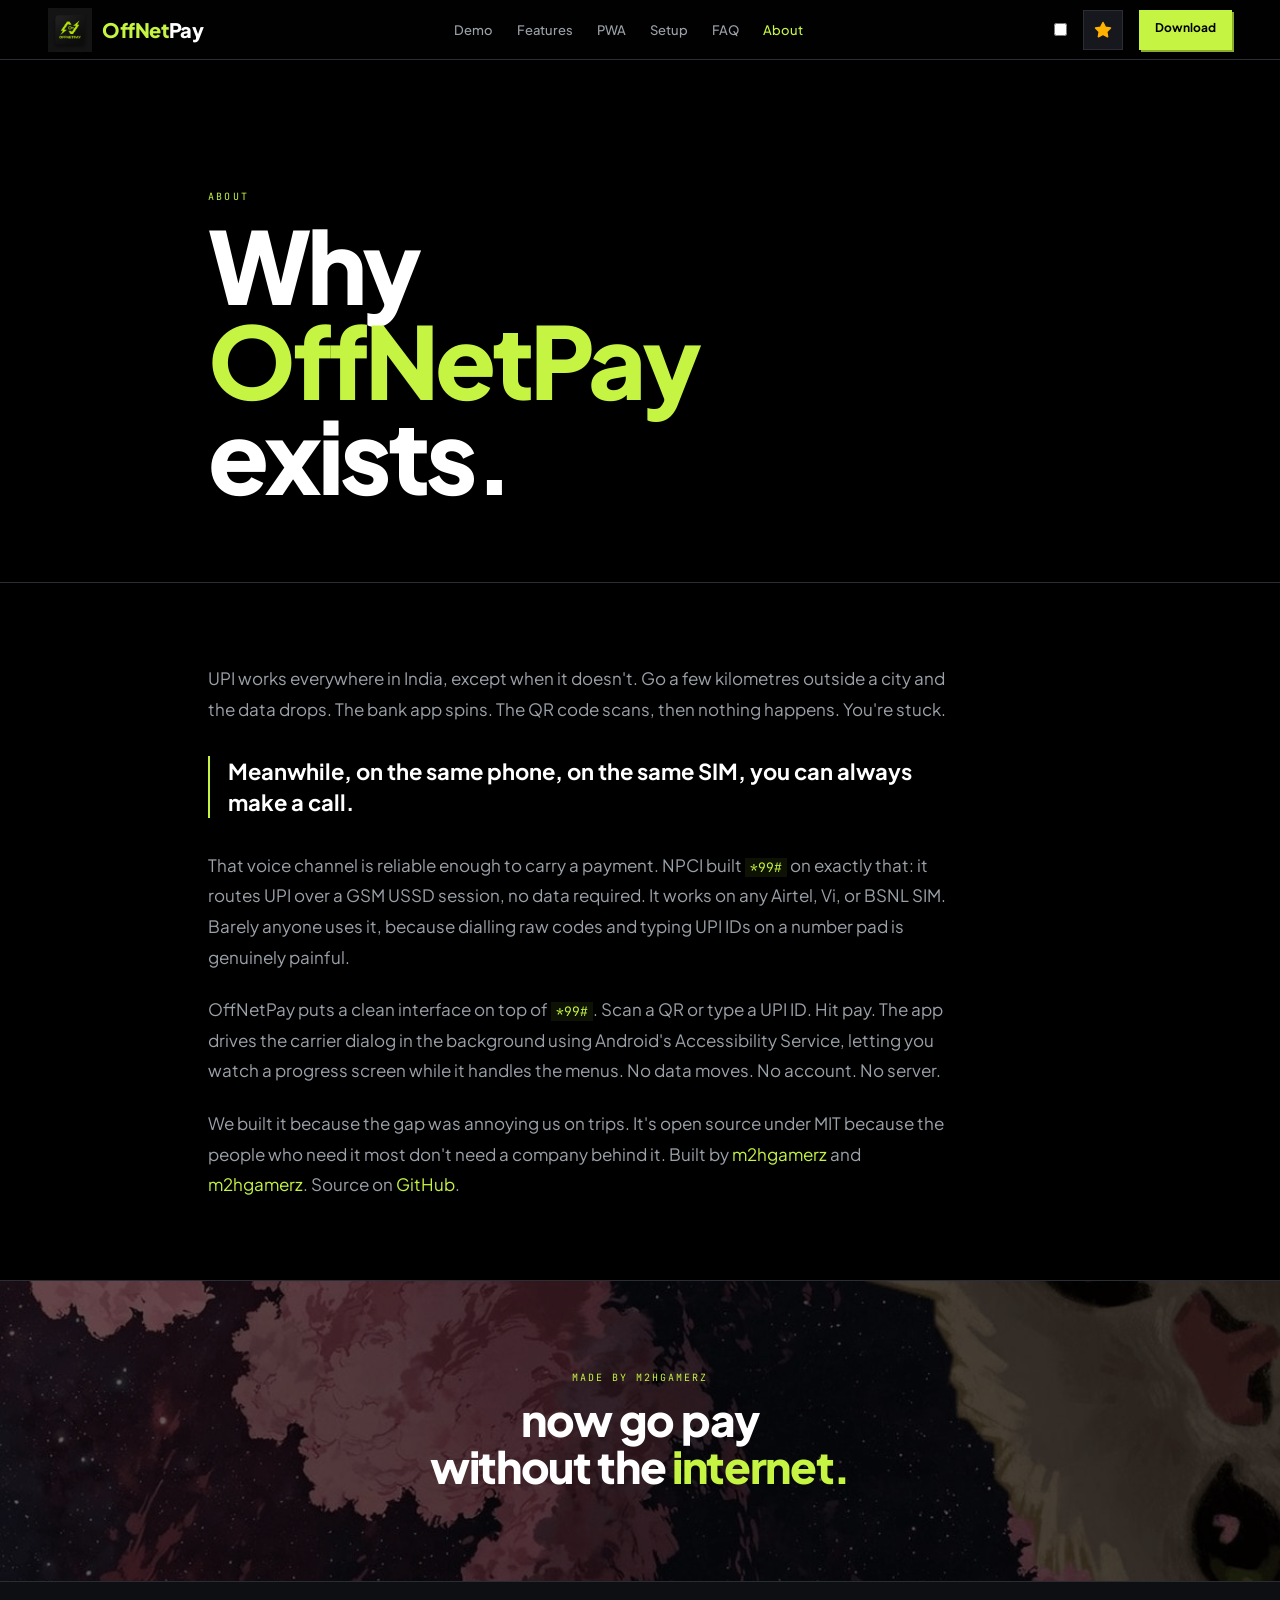
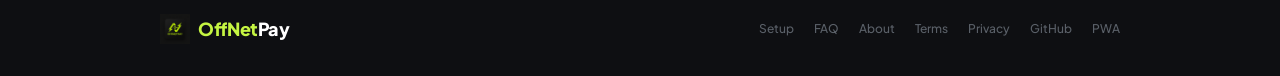
<file: deploy/about.html>
<!doctype html>
<html lang="en">
<head>

  <script>
    const savedTheme = localStorage.getItem('theme') || 'dark';
    document.documentElement.setAttribute('data-theme', savedTheme);
  </script>

  <meta charset="utf-8" />
  <meta name="viewport" content="width=device-width, initial-scale=1, viewport-fit=cover" />
  <title>About | OffNetPay</title>
  <meta name="description" content="Why OffNetPay exists." />
  <meta name="theme-color" content="#000000" />
  <link rel="icon" type="image/png" href="assets/logos/icon.png" />

  <link rel="preconnect" href="https://fonts.googleapis.com" />
  <link rel="preconnect" href="https://fonts.gstatic.com" crossorigin />
  <link href="https://fonts.googleapis.com/css2?family=Plus+Jakarta+Sans:ital,wght@0,400;0,500;0,600;0,700;0,800;1,400&family=JetBrains+Mono:wght@400;500&display=swap" rel="stylesheet" />
  <style>
    :root {
      --btn-radius: 0px;
      --card-radius: 0px;
      --btn-shadow: 3px 3px 0 var(--lime-dim);
      --btn-shadow-hover: 4px 4px 0 var(--lime-dim);
      --btn-shadow-active: none;
      --btn-translate-hover: translate(-1px, -1px);
      --btn-translate-active: translate(3px, 3px);
      --card-bg: transparent;
      --card-border: 1px solid var(--border);
      --font-weight-headings: 800;
      --black: #000000; --surface: #0E0F12; --surface-hi: #16181D;
      --border: #2A2D34; --border-s: #3A3E47;
      --text-1: #FFFFFF; --text-2: #9BA1A8; --text-3: #5A6068;
      --lime: #C5F542; --lime-dim: #8AAB2C;
      --mono: 'JetBrains Mono', monospace;
      --sans: 'Plus Jakarta Sans', system-ui, sans-serif;
      --max: 960px; --pad: clamp(16px, 4.5vw, 48px);
    }

    [data-theme="fampay"] {
      --black:        #000000;
      --surface:      #0E0F12;
      --surface-hi:   #1A1C20;
      --surface-hir:  #282A30;
      --border:       rgba(255, 255, 255, 0.08);
      --border-s:     rgba(255, 255, 255, 0.12);
      --text-1:       #FFFFFF;
      --text-2:       #A0A5AD;
      --text-3:       #5A6068;
      --lime:         #FFC700;
      --lime-dim:     #FABE00;
      --pattern-color: rgba(255, 199, 0, 0.00); /* Hidden pattern in fampay mode */
      --nav-bg:       rgba(0,0,0,0.85);

      /* FamApp Specific Overrides */
      --btn-radius: 50px;
      --card-radius: 20px;
      --btn-shadow: none;
      --btn-shadow-hover: 0 4px 14px rgba(255, 199, 0, 0.25);
      --btn-shadow-active: none;
      --btn-translate-hover: translateY(-2px);
      --btn-translate-active: scale(0.98);
      --card-bg: linear-gradient(180deg, #282A30 0%, #1A1C20 100%);
      --card-border: 1px solid rgba(255, 255, 255, 0.05);
      --font-weight-headings: 700;
    }

    *, *::before, *::after { box-sizing: border-box; margin: 0; padding: 0; }
    html { overflow-x: hidden; width: 100%; scroll-behavior: smooth; }
    body { background: var(--black); color: var(--text-1); font-family: var(--sans); -webkit-font-smoothing: antialiased; overflow-x: hidden; width: 100%; position: relative; }
    img { display: block; max-width: 100%; }
    a { color: inherit; text-decoration: none; }
    ::selection { background: var(--lime); color: var(--black); }

    .w { max-width: var(--max); margin: 0 auto; padding: 0 var(--pad); }
    .divider { border: none; border-top: 1px solid var(--border); }
    .label { font-family: var(--mono); font-size: 10px; letter-spacing: 0.22em; color: var(--lime); text-transform: uppercase; display: block; margin-bottom: 14px; }
    .lime { color: var(--lime); }

    nav {
      position: sticky; top: 0; left: 0; right: 0; z-index: 200;
      display: flex; align-items: center; justify-content: space-between;
      padding: 0 var(--pad); height: 60px;
      height: calc(60px + env(safe-area-inset-top, 0px));
      padding-top: env(safe-area-inset-top, 0px);
      background: var(--nav-bg, rgba(0,0,0,0.88)); backdrop-filter: blur(20px); -webkit-backdrop-filter: blur(20px);
      border-bottom: 1px solid var(--border);
    }
    .nav-brand { display: flex; align-items: center; gap: 10px; font-size: 20px; font-weight: var(--font-weight-headings); letter-spacing: -0.02em; }
    .nav-brand img { width: 44px; height: 44px; }
    .nav-links { display: flex; gap: 24px; margin: 0 auto; font-size: 13px; font-weight: 500; color: var(--text-2); }
    .nav-links a:hover { color: var(--text-1); } .nav-links a.active { color: var(--lime); }
    .nav-dl { font-size: 12px; font-weight: 700; background: var(--lime); color: var(--black); padding: 10px 16px; min-height: 40px; box-shadow: 2px 2px 0 var(--lime-dim); transition: box-shadow 80ms, transform 80ms, opacity 180ms ease; -webkit-tap-highlight-color: transparent; touch-action: manipulation; }
    .nav-dl:hover { box-shadow: var(--btn-shadow); border-radius: var(--btn-radius); transform: translate(-1px,-1px); }

    .nav-star {
      display: flex;
      align-items: center;
      justify-content: center;
      width: 40px;
      height: 40px;
      border: 1px solid var(--border);
      background: var(--surface-hi);
      transition: border-color 150ms, background-color 150ms, transform 80ms;
      -webkit-tap-highlight-color: transparent;
      touch-action: manipulation;
    }
    .nav-star:hover {
      border-color: #ffb300;
      background: rgba(255,179,0,0.08);
      transform: translate(-1px, -1px);
      box-shadow: 2px 2px 0 rgba(255,179,0,0.2);
    }
    .nav-star:active {
      transform: translate(1px, 1px);
      box-shadow: none;
    }
    
    .nav-right {
      display: flex;
      align-items: center;
      gap: 16px;
    }
    .menu-toggle {
      display: none;
      flex-direction: column;
      justify-content: space-between;
      width: 22px;
      height: 14px;
      background: transparent;
      border: none;
      cursor: pointer;
      padding: 0;
      z-index: 210;
    }
    .menu-toggle .bar {
      width: 100%;
      height: 2px;
      background-color: var(--text-1);
      transition: all 0.2s ease-in-out;
    }
    .mobile-menu {
      position: fixed;
      top: calc(60px + env(safe-area-inset-top, 0px));
      left: 0;
      width: 100%;
      height: calc(100vh - (60px + env(safe-area-inset-top, 0px)));
      background: rgba(13,13,13,0.98);
      backdrop-filter: blur(20px);
      -webkit-backdrop-filter: blur(20px);
      z-index: 190;
      display: flex;
      flex-direction: column;
      padding: 40px var(--pad);
      transform: translateY(-100%);
      transition: transform 0.3s cubic-bezier(0.16, 1, 0.3, 1);
      border-bottom: 1px solid var(--border);
    }
    .mobile-menu.active {
      transform: translateY(0);
    }
    .mobile-menu-links {
      display: flex;
      flex-direction: column;
      gap: 28px;
    }
    .mobile-menu-links a {
      font-size: 24px;
      font-weight: 700;
      color: var(--text-2);
      text-transform: capitalize;
      letter-spacing: -0.02em;
      transition: color 0.2s ease;
    }
    .mobile-menu-links a:hover,
    .mobile-menu-links a.active {
      color: var(--lime);
    }
    @media (max-width: 768px) {
      .nav-links { display: none; }
      .menu-toggle { display: flex; }
      .menu-toggle.active .bar:nth-child(1) { transform: translateY(6px) rotate(45deg); }
      .menu-toggle.active .bar:nth-child(2) { opacity: 0; }
      .menu-toggle.active .bar:nth-child(3) { transform: translateY(-6px) rotate(-45deg); }
      .nav-dl {
        font-size: 11px;
        padding: 8px 12px;
        min-height: 34px;
      }
      body.menu-open .nav-dl {
        opacity: 0;
        pointer-events: none;
      }
      .foot-in {
        flex-direction: column;
        align-items: center;
        text-align: center;
        gap: 20px;
      }
      .foot-links {
        justify-content: center;
        gap: 16px 20px;
      }
    }

    /* Hero */
    .about-hero { padding: clamp(72px, 12vw, 130px) 0 clamp(48px, 7vw, 80px); }
    .about-hero h1 { font-size: clamp(32px, 9vw, 100px); font-weight: var(--font-weight-headings); letter-spacing: -0.04em; line-height: 0.95; color: var(--text-1); }

    /* Prose */
    .prose-wrap { padding: clamp(48px, 7vw, 80px) 0; }
    .prose { max-width: 62ch; }
    .prose p { font-size: clamp(15px, 1.4vw, 17px); color: var(--text-2); line-height: 1.8; margin-bottom: 22px; }
    .prose p:last-child { margin-bottom: 0; }
    .prose .pull {
      font-size: clamp(17px, 2vw, 22px); font-weight: 700; color: var(--text-1);
      line-height: 1.4; padding-left: 18px; border-left: 2px solid var(--lime);
      margin: 32px 0;
    }
    .prose a { color: var(--lime); }
    .prose code { font-family: var(--mono); font-size: 13px; color: var(--lime); background: rgba(197,245,66,0.07); padding: 1px 5px; }

    /* Cat */
    .cat { position: relative; overflow: hidden; border-top: 1px solid var(--border); }
    .cat-img { width: 100%; height: clamp(160px, 26vw, 300px); object-fit: cover; object-position: center 35%; filter: brightness(0.4); }
    .cat-copy { position: absolute; inset: 0; display: flex; flex-direction: column; align-items: center; justify-content: center; text-align: center; padding: var(--pad); }
    .cat-by { font-family: var(--mono); font-size: 10px; letter-spacing: 0.2em; color: var(--lime); margin-bottom: 12px; text-transform: uppercase; }
    .cat-line { font-size: clamp(22px, 4.5vw, 44px); font-weight: var(--font-weight-headings); letter-spacing: -0.03em; color: var(--text-1); line-height: 1.08; }

    /* Footer */
    footer { background: var(--surface); border-top: 1px solid var(--border); padding: 32px var(--pad); }
    .foot-in { max-width: var(--max); margin: 0 auto; display: flex; flex-wrap: wrap; align-items: center; justify-content: space-between; gap: 20px; }
    .foot-brand { display: flex; align-items: center; gap: 8px; font-size: 18px; font-weight: var(--font-weight-headings); letter-spacing: -0.02em; }
    .foot-brand img { width: 30px; height: 30px; }
    .foot-links { display: flex; flex-wrap: wrap; gap: 20px; font-size: 12px; color: var(--text-3); font-weight: 500; }
    .foot-links a:hover { color: var(--text-1); }
  </style>
</head>
<body>


<nav>
  <a href="index.html" class="nav-brand">
    <img src="assets/logos/icon.png" alt="OffNetPay" />
    <span><span class="lime">OffNet</span>Pay</span>
  </a>
  <div class="nav-links">
    <a href="index.html#demo">Demo</a>
    <a href="index.html#features">Features</a>
    <a href="index.html#pwa">PWA</a>
    <a href="setup.html">Setup</a>
    <a href="faq.html">FAQ</a>
    <a href="about.html" class="active">About</a>
  </div>
  <div class="nav-right">
      <label class="theme-switch" aria-label="Toggle Theme" title="Toggle FamApp/NeoPOP Theme">
        <input type="checkbox" id="theme-toggle">
        <span class="slider"></span>
      </label>
    <a href="https://github.com/prince-m2hgamerz/OffNetPayApp" target="_blank" rel="noopener" class="nav-star" aria-label="Star on GitHub">
      <svg width="18" height="18" viewBox="0 0 24 24" fill="none" stroke="currentColor" stroke-width="2" stroke-linecap="round" stroke-linejoin="round" style="color: #ffb300;"><polygon points="12 2 15.09 8.26 22 9.27 17 14.14 18.18 21.02 12 17.77 5.82 21.02 7 14.14 2 9.27 8.91 8.26 12 2" fill="currentColor"/></svg>
    </a>
    <a href="index.html#download" class="nav-dl">Download</a>
    <button class="menu-toggle" id="menu-toggle" aria-label="Toggle Menu">
      <span class="bar"></span>
      <span class="bar"></span>
      <span class="bar"></span>
    </button>
  </div>
</nav>

<!-- Mobile Menu Overlay -->
<div class="mobile-menu" id="mobile-menu">
  <div class="mobile-menu-links">
    <a href="index.html#demo">Demo</a>
    <a href="index.html#features">Features</a>
    <a href="index.html#pwa">PWA</a>
    <a href="setup.html">Setup</a>
    <a href="faq.html">FAQ</a>
    <a href="about.html" class="active">About</a>
  </div>
</div>

<section class="about-hero">
  <div class="w">
    <span class="label">About</span>
    <h1>Why<br/><span class="lime">OffNetPay</span><br/>exists.</h1>
  </div>
</section>

<hr class="divider" />

<div class="prose-wrap">
  <div class="w">
    <div class="prose">
      <p>
        UPI works everywhere in India, except when it doesn't. Go a few kilometres outside a city and the data drops. The bank app spins. The QR code scans, then nothing happens. You're stuck.
      </p>

      <p class="pull">
        Meanwhile, on the same phone, on the same SIM, you can always make a call.
      </p>

      <p>
        That voice channel is reliable enough to carry a payment. NPCI built <code>*99#</code> on exactly that: it routes UPI over a GSM USSD session, no data required. It works on any Airtel, Vi, or BSNL SIM. Barely anyone uses it, because dialling raw codes and typing UPI IDs on a number pad is genuinely painful.
      </p>

      <p>
        OffNetPay puts a clean interface on top of <code>*99#</code>. Scan a QR or type a UPI ID. Hit pay. The app drives the carrier dialog in the background using Android's Accessibility Service, letting you watch a progress screen while it handles the menus. No data moves. No account. No server.
      </p>

      <p>
        We built it because the gap was annoying us on trips. It's open source under MIT because the people who need it most don't need a company behind it. Built by <a href="https://github.com/prince-m2hgamerz" target="_blank" rel="noopener">m2hgamerz</a> and <a href="https://github.com/prince-m2hgamerz" target="_blank" rel="noopener">m2hgamerz</a>. Source on <a href="https://github.com/prince-m2hgamerz/OffNetPayApp" target="_blank" rel="noopener">GitHub</a>.
      </p>
    </div>
  </div>
</div>

<div class="cat" aria-hidden="true">
  <img class="cat-img" src="assets/cat_aesthetic.png" alt="" loading="lazy" />
  <div class="cat-copy">
    <div class="cat-by">Made by m2hgamerz</div>
    <div class="cat-line">now go pay<br/>without the <span class="lime">internet.</span></div>
  </div>
</div>

<footer>
  <div class="foot-in">
    <a href="index.html" class="foot-brand">
      <img src="assets/logos/icon.png" alt="" />
      <span><span class="lime">OffNet</span>Pay</span>
    </a>
    <div class="foot-links">
      <a href="setup.html">Setup</a>
      <a href="faq.html">FAQ</a>
      <a href="about.html">About</a>
      <a href="terms.html">Terms</a>
      <a href="privacy.html">Privacy</a>
      <a href="https://github.com/prince-m2hgamerz/OffNetPayApp" target="_blank" rel="noopener">GitHub</a>
      <a href="/pwa/" target="_blank" rel="noopener">PWA</a>
    </div>
  </div>
</footer>

<script>
  // Mobile menu toggle logic
  const menuToggle = document.getElementById('menu-toggle');
  const mobileMenu = document.getElementById('mobile-menu');
  if (menuToggle && mobileMenu) {
    menuToggle.addEventListener('click', () => {
      menuToggle.classList.toggle('active');
      mobileMenu.classList.toggle('active');
      const isActive = mobileMenu.classList.contains('active');
      document.body.style.overflow = isActive ? 'hidden' : '';
      if (isActive) {
        document.body.classList.add('menu-open');
      } else {
        document.body.classList.remove('menu-open');
      }
    });
    mobileMenu.querySelectorAll('a').forEach(link => {
      link.addEventListener('click', () => {
        menuToggle.classList.remove('active');
        mobileMenu.classList.remove('active');
        document.body.classList.remove('menu-open');
        document.body.style.overflow = '';
      });
    });
  }
</script>

<script>
  // Perfect Theme Toggle Logic
  const themeToggleCheckbox = document.getElementById('theme-toggle');
  if (themeToggleCheckbox) {
    const currentTheme = document.documentElement.getAttribute('data-theme');
    themeToggleCheckbox.checked = currentTheme === 'fampay';
    
    themeToggleCheckbox.addEventListener('change', (e) => {
      let newTheme = e.target.checked ? 'fampay' : 'dark';
      document.documentElement.setAttribute('data-theme', newTheme);
      localStorage.setItem('theme', newTheme);
    });
  }
</script>

</body>
</html>
</file>
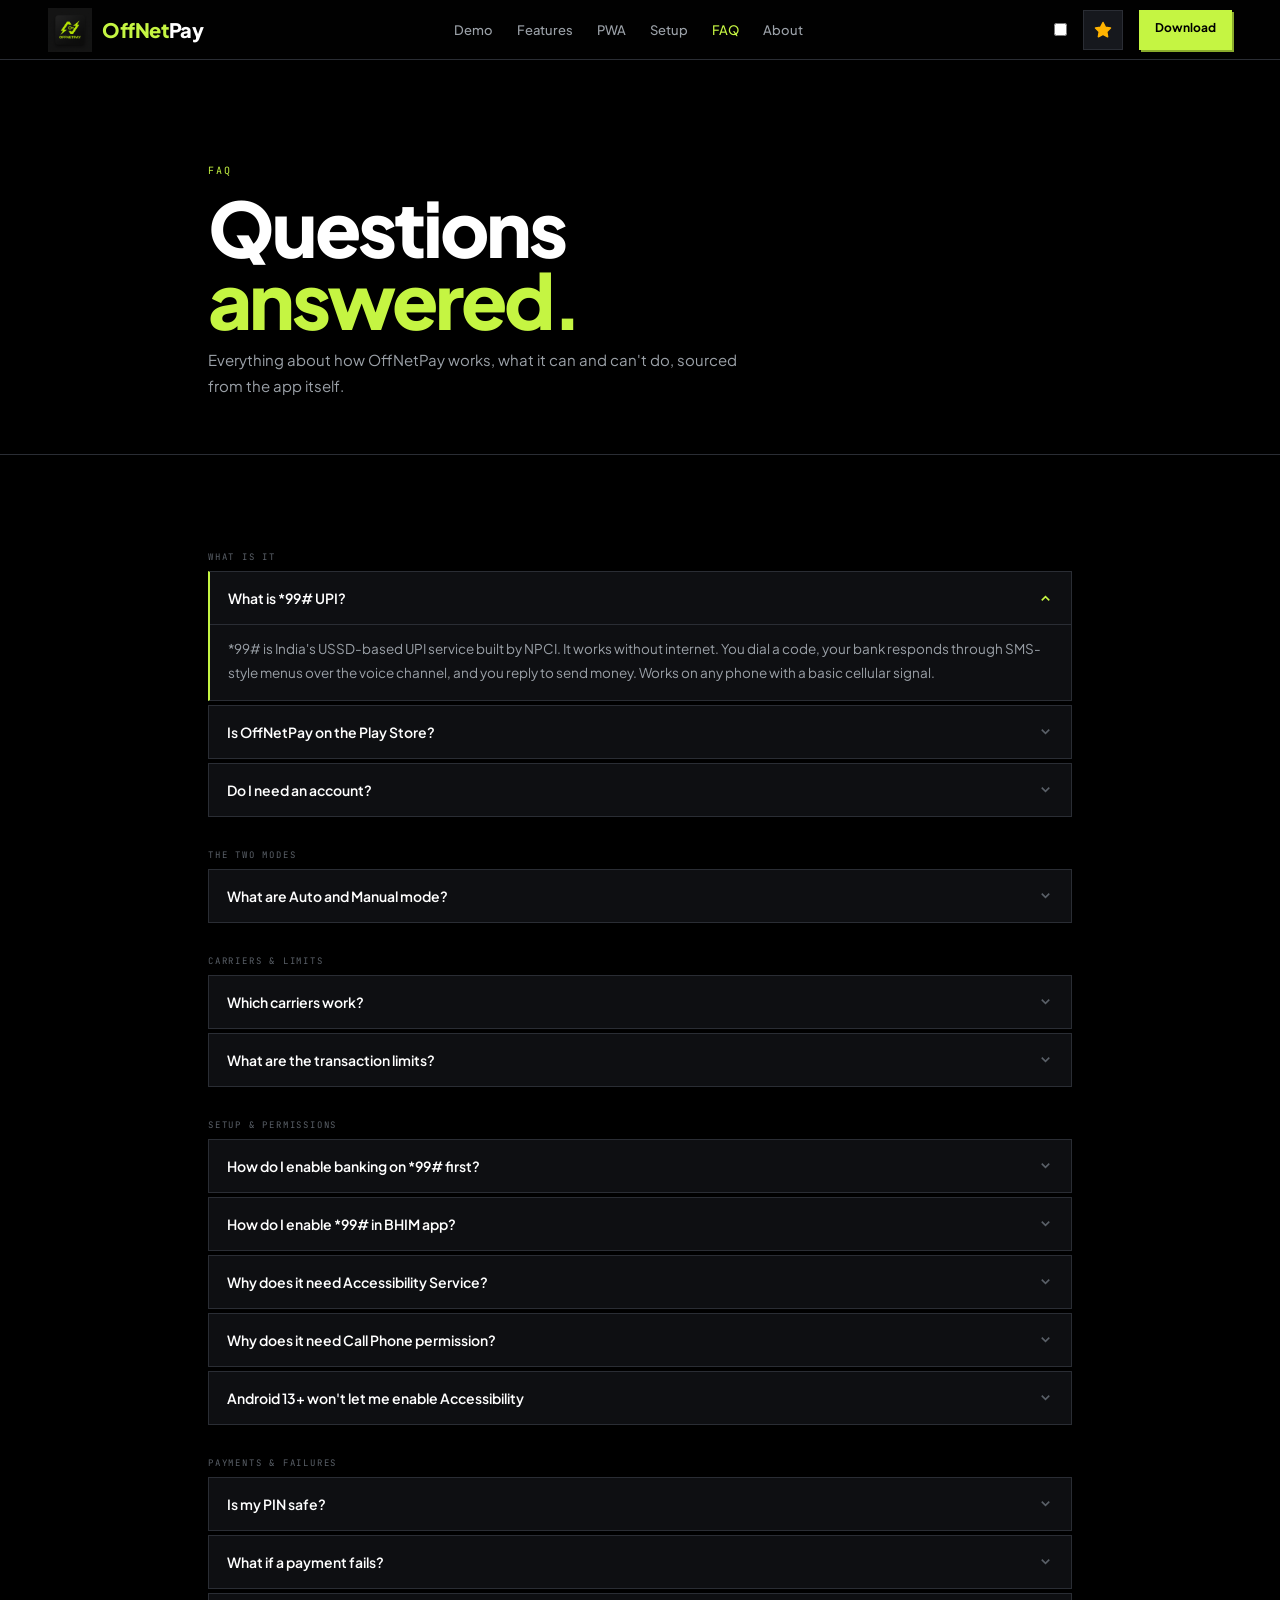
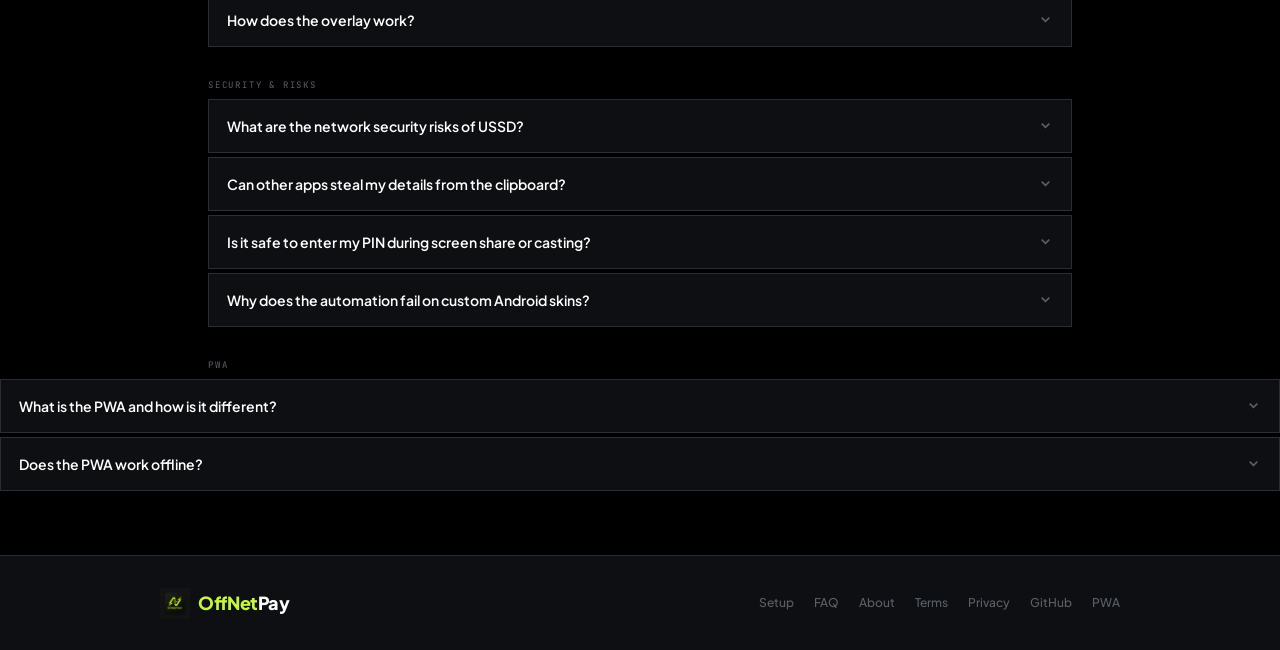
<file: deploy/faq.html>
<!doctype html>
<html lang="en">
<head>

  <script>
    const savedTheme = localStorage.getItem('theme') || 'dark';
    document.documentElement.setAttribute('data-theme', savedTheme);
  </script>

  <meta charset="utf-8" />
  <meta name="viewport" content="width=device-width, initial-scale=1, viewport-fit=cover" />
  <title>FAQ | OffNetPay</title>
  <meta name="description" content="Frequently asked questions about OffNetPay." />
  <meta name="theme-color" content="#000000" />
  <link rel="icon" type="image/png" href="assets/logos/icon.png" />
  <link rel="preconnect" href="https://fonts.googleapis.com" />
  <link rel="preconnect" href="https://fonts.gstatic.com" crossorigin />
  <link href="https://fonts.googleapis.com/css2?family=Plus+Jakarta+Sans:ital,wght@0,400;0,500;0,600;0,700;0,800;1,400&family=JetBrains+Mono:wght@400;500&display=swap" rel="stylesheet" />
  <style>
    :root {
      --btn-radius: 0px;
      --card-radius: 0px;
      --btn-shadow: 3px 3px 0 var(--lime-dim);
      --btn-shadow-hover: 4px 4px 0 var(--lime-dim);
      --btn-shadow-active: none;
      --btn-translate-hover: translate(-1px, -1px);
      --btn-translate-active: translate(3px, 3px);
      --card-bg: transparent;
      --card-border: 1px solid var(--border);
      --font-weight-headings: 800;
      --black: #000000; --surface: #0E0F12; --surface-hi: #16181D; --surface-hir: #1F2229;
      --border: #2A2D34; --border-s: #3A3E47;
      --text-1: #FFFFFF; --text-2: #9BA1A8; --text-3: #5A6068;
      --lime: #C5F542; --lime-dim: #8AAB2C;
      --danger: #FF4D4D; --success: #00D26A;
      --mono: 'JetBrains Mono', monospace;
      --sans: 'Plus Jakarta Sans', system-ui, sans-serif;
      --max: 960px; --pad: clamp(16px, 4.5vw, 48px);
    }

    [data-theme="fampay"] {
      --black:        #000000;
      --surface:      #0E0F12;
      --surface-hi:   #1A1C20;
      --surface-hir:  #282A30;
      --border:       rgba(255, 255, 255, 0.08);
      --border-s:     rgba(255, 255, 255, 0.12);
      --text-1:       #FFFFFF;
      --text-2:       #A0A5AD;
      --text-3:       #5A6068;
      --lime:         #FFC700;
      --lime-dim:     #FABE00;
      --pattern-color: rgba(255, 199, 0, 0.00); /* Hidden pattern in fampay mode */
      --nav-bg:       rgba(0,0,0,0.85);

      /* FamApp Specific Overrides */
      --btn-radius: 50px;
      --card-radius: 20px;
      --btn-shadow: none;
      --btn-shadow-hover: 0 4px 14px rgba(255, 199, 0, 0.25);
      --btn-shadow-active: none;
      --btn-translate-hover: translateY(-2px);
      --btn-translate-active: scale(0.98);
      --card-bg: linear-gradient(180deg, #282A30 0%, #1A1C20 100%);
      --card-border: 1px solid rgba(255, 255, 255, 0.05);
      --font-weight-headings: 700;
    }

    *, *::before, *::after { box-sizing: border-box; margin: 0; padding: 0; }
    html { overflow-x: hidden; width: 100%; scroll-behavior: smooth; }
    body { background: var(--black); color: var(--text-1); font-family: var(--sans); -webkit-font-smoothing: antialiased; overflow-x: hidden; width: 100%; position: relative; }
    img { display: block; max-width: 100%; }
    a { color: inherit; text-decoration: none; }
    ::selection { background: var(--lime); color: var(--black); }

    .w { max-width: var(--max); margin: 0 auto; padding: 0 var(--pad); }
    .divider { border: none; border-top: 1px solid var(--border); }
    .label { font-family: var(--mono); font-size: 10px; letter-spacing: 0.22em; color: var(--lime); text-transform: uppercase; display: block; margin-bottom: 14px; }
    .lime { color: var(--lime); }

    nav {
      position: sticky; top: 0; left: 0; right: 0; z-index: 200;
      display: flex; align-items: center; justify-content: space-between;
      padding: 0 var(--pad); height: 60px;
      height: calc(60px + env(safe-area-inset-top, 0px));
      padding-top: env(safe-area-inset-top, 0px);
      background: var(--nav-bg, rgba(0,0,0,0.88)); backdrop-filter: blur(20px); -webkit-backdrop-filter: blur(20px);
      border-bottom: 1px solid var(--border);
    }
    .nav-brand { display: flex; align-items: center; gap: 10px; font-size: 20px; font-weight: var(--font-weight-headings); letter-spacing: -0.02em; }
    .nav-brand img { width: 44px; height: 44px; }
    .nav-links { display: flex; gap: 24px; margin: 0 auto; font-size: 13px; font-weight: 500; color: var(--text-2); }
    .nav-links a:hover { color: var(--text-1); } .nav-links a.active { color: var(--lime); }
    .nav-dl { font-size: 12px; font-weight: 700; background: var(--lime); color: var(--black); padding: 10px 16px; min-height: 40px; box-shadow: 2px 2px 0 var(--lime-dim); transition: box-shadow 80ms, transform 80ms, opacity 180ms ease; -webkit-tap-highlight-color: transparent; touch-action: manipulation; }
    .nav-dl:hover { box-shadow: var(--btn-shadow); border-radius: var(--btn-radius); transform: translate(-1px,-1px); }

    .nav-star {
      display: flex;
      align-items: center;
      justify-content: center;
      width: 40px;
      height: 40px;
      border: 1px solid var(--border);
      background: var(--surface-hi);
      transition: border-color 150ms, background-color 150ms, transform 80ms;
      -webkit-tap-highlight-color: transparent;
      touch-action: manipulation;
    }
    .nav-star:hover {
      border-color: #ffb300;
      background: rgba(255,179,0,0.08);
      transform: translate(-1px, -1px);
      box-shadow: 2px 2px 0 rgba(255,179,0,0.2);
    }
    .nav-star:active {
      transform: translate(1px, 1px);
      box-shadow: none;
    }
    
    .nav-right {
      display: flex;
      align-items: center;
      gap: 16px;
    }
    .menu-toggle {
      display: none;
      flex-direction: column;
      justify-content: space-between;
      width: 22px;
      height: 14px;
      background: transparent;
      border: none;
      cursor: pointer;
      padding: 0;
      z-index: 210;
    }
    .menu-toggle .bar {
      width: 100%;
      height: 2px;
      background-color: var(--text-1);
      transition: all 0.2s ease-in-out;
    }
    .mobile-menu {
      position: fixed;
      top: calc(60px + env(safe-area-inset-top, 0px));
      left: 0;
      width: 100%;
      height: calc(100vh - (60px + env(safe-area-inset-top, 0px)));
      background: rgba(13,13,13,0.98);
      backdrop-filter: blur(20px);
      -webkit-backdrop-filter: blur(20px);
      z-index: 190;
      display: flex;
      flex-direction: column;
      padding: 40px var(--pad);
      transform: translateY(-100%);
      transition: transform 0.3s cubic-bezier(0.16, 1, 0.3, 1);
      border-bottom: 1px solid var(--border);
    }
    .mobile-menu.active {
      transform: translateY(0);
    }
    .mobile-menu-links {
      display: flex;
      flex-direction: column;
      gap: 28px;
    }
    .mobile-menu-links a {
      font-size: 24px;
      font-weight: 700;
      color: var(--text-2);
      text-transform: capitalize;
      letter-spacing: -0.02em;
      transition: color 0.2s ease;
    }
    .mobile-menu-links a:hover,
    .mobile-menu-links a.active {
      color: var(--lime);
    }
    @media (max-width: 768px) {
      .nav-links { display: none; }
      .menu-toggle { display: flex; }
      .menu-toggle.active .bar:nth-child(1) { transform: translateY(6px) rotate(45deg); }
      .menu-toggle.active .bar:nth-child(2) { opacity: 0; }
      .menu-toggle.active .bar:nth-child(3) { transform: translateY(-6px) rotate(-45deg); }
      .nav-dl {
        font-size: 11px;
        padding: 8px 12px;
        min-height: 34px;
      }
      body.menu-open .nav-dl {
        opacity: 0;
        pointer-events: none;
      }
      .foot-in {
        flex-direction: column;
        align-items: center;
        text-align: center;
        gap: 20px;
      }
      .foot-links {
        justify-content: center;
        gap: 16px 20px;
      }
    }

    .page-hero { padding: clamp(64px, 9vw, 104px) 0 clamp(36px, 5vw, 56px); }
    .page-hero h1 { font-size: clamp(28px, 7vw, 76px); font-weight: var(--font-weight-headings); letter-spacing: -0.04em; line-height: 0.95; color: var(--text-1); margin-bottom: 12px; }
    .page-hero p { font-size: 15px; color: var(--text-2); max-width: 50ch; line-height: 1.7; }

    .faq-section { padding: clamp(40px, 6vw, 64px) 0; }

    .cat-label { font-family: var(--mono); font-size: 9px; letter-spacing: 0.2em; color: var(--text-3); text-transform: uppercase; margin: 32px 0 8px; }
    .faq-group { display: flex; flex-direction: column; gap: 4px; }

    details { border: 1px solid var(--border); background: var(--surface); }
    details:hover { border-color: var(--border-s); }
    details[open] { border-left: 2px solid var(--lime); }
    summary {
      display: flex; justify-content: space-between; align-items: center;
      gap: 12px; padding: 16px 18px;
      font-size: 14px; font-weight: 600; color: var(--text-1);
      cursor: pointer; list-style: none; user-select: none;
      min-height: 52px;
      -webkit-tap-highlight-color: transparent;
      touch-action: manipulation;
    }
    summary::-webkit-details-marker { display: none; }
    .chev { color: var(--text-3); flex-shrink: 0; transition: transform 200ms; }
    details[open] .chev { transform: rotate(180deg); color: var(--lime); }
    .faq-body {
      padding: 12px 18px 16px; border-top: 1px solid var(--border);
      font-size: 13.5px; color: var(--text-2); line-height: 1.72;
    }
    .faq-body a { color: var(--lime); }
    .faq-body code { font-family: var(--mono); font-size: 12px; color: var(--lime); background: rgba(197,245,66,0.07); padding: 1px 5px; }
    .faq-body strong { color: var(--text-1); font-weight: 600; }

    .steps-list { margin-top: 10px; display: flex; flex-direction: column; gap: 6px; }
    .step-row { display: flex; gap: 12px; align-items: flex-start; }
    .step-num { width: 22px; height: 22px; background: var(--lime); color: var(--black); font-size: 11px; font-weight: 700; display: flex; align-items: center; justify-content: center; flex-shrink: 0; margin-top: 1px; }
    .step-body { font-size: 13px; color: var(--text-2); line-height: 1.55; }
    .step-body strong { color: var(--text-1); }

    .carrier-tags { display: flex; gap: 6px; flex-wrap: wrap; margin-top: 10px; }
    .carrier-tag { font-family: var(--mono); font-size: 10px; letter-spacing: 0.1em; padding: 5px 10px; font-weight: 500; }
    .tag-yes { background: rgba(0,210,106,0.12); color: var(--success); border: 1px solid rgba(0,210,106,0.25); }
    .tag-no  { background: rgba(255,77,77,0.1);  color: var(--danger);  border: 1px solid rgba(255,77,77,0.2); }

    .modes-row { display: flex; flex-direction: column; gap: 8px; margin-top: 6px; }
    .mode-card { background: var(--surface-hir); border: 1px solid var(--border); padding: 12px 14px; }
    .mode-card b { color: var(--text-1); font-size: 13px; font-weight: 700; }
    .mode-card p { font-size: 12.5px; color: var(--text-2); margin-top: 4px; line-height: 1.5; }

    footer { background: var(--surface); border-top: 1px solid var(--border); padding: 32px var(--pad); }
    .foot-in { max-width: var(--max); margin: 0 auto; display: flex; flex-wrap: wrap; align-items: center; justify-content: space-between; gap: 20px; }
    .foot-brand { display: flex; align-items: center; gap: 8px; font-size: 18px; font-weight: var(--font-weight-headings); letter-spacing: -0.02em; }
    .foot-brand img { width: 30px; height: 30px; }
    .foot-links { display: flex; flex-wrap: wrap; gap: 20px; font-size: 12px; color: var(--text-3); font-weight: 500; }
    .foot-links a:hover { color: var(--text-1); }
  </style>
</head>
<body>

<nav>
  <a href="index.html" class="nav-brand">
    <img src="assets/logos/icon.png" alt="OffNetPay" />
    <span><span class="lime">OffNet</span>Pay</span>
  </a>
  <div class="nav-links">
    <a href="index.html#demo">Demo</a>
    <a href="index.html#features">Features</a>
    <a href="index.html#pwa">PWA</a>
    <a href="setup.html">Setup</a>
    <a href="faq.html" class="active">FAQ</a>
    <a href="about.html">About</a>
  </div>
  <div class="nav-right">
      <label class="theme-switch" aria-label="Toggle Theme" title="Toggle FamApp/NeoPOP Theme">
        <input type="checkbox" id="theme-toggle">
        <span class="slider"></span>
      </label>
    <a href="https://github.com/prince-m2hgamerz/OffNetPayApp" target="_blank" rel="noopener" class="nav-star" aria-label="Star on GitHub">
      <svg width="18" height="18" viewBox="0 0 24 24" fill="none" stroke="currentColor" stroke-width="2" stroke-linecap="round" stroke-linejoin="round" style="color: #ffb300;"><polygon points="12 2 15.09 8.26 22 9.27 17 14.14 18.18 21.02 12 17.77 5.82 21.02 7 14.14 2 9.27 8.91 8.26 12 2" fill="currentColor"/></svg>
    </a>
    <a href="index.html#download" class="nav-dl">Download</a>
    <button class="menu-toggle" id="menu-toggle" aria-label="Toggle Menu">
      <span class="bar"></span>
      <span class="bar"></span>
      <span class="bar"></span>
    </button>
  </div>
</nav>

<!-- Mobile Menu Overlay -->
<div class="mobile-menu" id="mobile-menu">
  <div class="mobile-menu-links">
    <a href="index.html#demo">Demo</a>
    <a href="index.html#features">Features</a>
    <a href="index.html#pwa">PWA</a>
    <a href="setup.html">Setup</a>
    <a href="faq.html" class="active">FAQ</a>
    <a href="about.html">About</a>
  </div>
</div>

<section class="page-hero">
  <div class="w">
    <span class="label">FAQ</span>
    <h1>Questions<br/><span class="lime">answered.</span></h1>
    <p>Everything about how OffNetPay works, what it can and can't do, sourced from the app itself.</p>
  </div>
</section>

<hr class="divider" />

<section class="faq-section">
  <div class="w">

    <div class="cat-label">What is it</div>
    <div class="faq-group">
      <details open>
        <summary>What is *99# UPI? <svg class="chev" width="15" height="15" viewBox="0 0 24 24" fill="none" stroke="currentColor" stroke-width="2.5"><polyline points="6 9 12 15 18 9"/></svg></summary>
        <div class="faq-body">*99# is India's USSD-based UPI service built by NPCI. It works without internet. You dial a code, your bank responds through SMS-style menus over the voice channel, and you reply to send money. Works on any phone with a basic cellular signal.</div>
      </details>
      <details>
        <summary>Is OffNetPay on the Play Store? <svg class="chev" width="15" height="15" viewBox="0 0 24 24" fill="none" stroke="currentColor" stroke-width="2.5"><polyline points="6 9 12 15 18 9"/></svg></summary>
        <div class="faq-body">Not currently. Download the APK from <a href="https://github.com/prince-m2hgamerz/OffNetPayApp/releases" target="_blank" rel="noopener">GitHub releases</a>, or use the <a href="/pwa/" target="_blank" rel="noopener">PWA</a> on any phone (Android or iOS) without sideloading.</div>
      </details>
      <details>
        <summary>Do I need an account? <svg class="chev" width="15" height="15" viewBox="0 0 24 24" fill="none" stroke="currentColor" stroke-width="2.5"><polyline points="6 9 12 15 18 9"/></svg></summary>
        <div class="faq-body">No account, no email, no sign-up. Your bank account is already linked to *99# by NPCI when you set up UPI. OffNetPay is just the interface.</div>
      </details>
    </div>

    <div class="cat-label">The two modes</div>
    <div class="faq-group">
      <details>
        <summary>What are Auto and Manual mode? <svg class="chev" width="15" height="15" viewBox="0 0 24 24" fill="none" stroke="currentColor" stroke-width="2.5"><polyline points="6 9 12 15 18 9"/></svg></summary>
        <div class="faq-body">
          <div class="modes-row">
            <div class="mode-card"><b>Auto</b><p>OffNetPay handles the carrier USSD dialog automatically using Accessibility Service. You stay in the app the whole time.</p></div>
            <div class="mode-card"><b>Manual</b><p>Opens your dialer pre-filled with the *99# code. You navigate the menus yourself. No Accessibility Service needed.</p></div>
          </div>
        </div>
      </details>
    </div>

    <div class="cat-label">Carriers & limits</div>
    <div class="faq-group">
      <details>
        <summary>Which carriers work? <svg class="chev" width="15" height="15" viewBox="0 0 24 24" fill="none" stroke="currentColor" stroke-width="2.5"><polyline points="6 9 12 15 18 9"/></svg></summary>
        <div class="faq-body">
          Airtel, Vodafone (Vi), and BSNL: yes. Jio: no. That's a Jio network-level constraint, not an OffNetPay limitation.
          <div class="carrier-tags">
            <span class="carrier-tag tag-yes">AIRTEL ✓</span>
            <span class="carrier-tag tag-yes">VI ✓</span>
            <span class="carrier-tag tag-yes">BSNL ✓</span>
            <span class="carrier-tag tag-no">JIO ✗</span>
          </div>
        </div>
      </details>
      <details>
        <summary>What are the transaction limits? <svg class="chev" width="15" height="15" viewBox="0 0 24 24" fill="none" stroke="currentColor" stroke-width="2.5"><polyline points="6 9 12 15 18 9"/></svg></summary>
        <div class="faq-body">₹5,000 per transaction and ₹10,000 per day. These are NPCI-level limits for the *99# channel, not set by OffNetPay.</div>
      </details>
    </div>

    <div class="cat-label">Setup & permissions</div>
    <div class="faq-group">
      <details>
        <summary>How do I enable banking on *99# first? <svg class="chev" width="15" height="15" viewBox="0 0 24 24" fill="none" stroke="currentColor" stroke-width="2.5"><polyline points="6 9 12 15 18 9"/></svg></summary>
        <div class="faq-body">
          One-time setup to link your bank to the *99# channel. After this, OffNetPay handles everything.
          <div class="steps-list">
            <div class="step-row"><div class="step-num">1</div><div class="step-body">Open your phone's dialer and call *99#</div></div>
            <div class="step-row"><div class="step-num">2</div><div class="step-body">Enter your bank name when prompted (SBI, HDFC, ICICI…)</div></div>
            <div class="step-row"><div class="step-num">3</div><div class="step-body">Follow on-screen prompts to link your bank account</div></div>
          </div>
          Done once, never again.
        </div>
      </details>
      <details>
        <summary>How do I enable *99# in BHIM app? <svg class="chev" width="15" height="15" viewBox="0 0 24 24" fill="none" stroke="currentColor" stroke-width="2.5"><polyline points="6 9 12 15 18 9"/></svg></summary>
        <div class="faq-body">
          If you use BHIM as your UPI app, toggle on the *99# service in BHIM settings once.
          <div class="steps-list">
            <div class="step-row"><div class="step-num">1</div><div class="step-body">Open BHIM → tap your profile avatar (top-left initials)</div></div>
            <div class="step-row"><div class="step-num">2</div><div class="step-body">Scroll down → tap Settings</div></div>
            <div class="step-row"><div class="step-num">3</div><div class="step-body">Find "USSD service (*99#)" under Account settings → toggle ON</div></div>
          </div>
        </div>
      </details>
      <details>
        <summary>Why does it need Accessibility Service? <svg class="chev" width="15" height="15" viewBox="0 0 24 24" fill="none" stroke="currentColor" stroke-width="2.5"><polyline points="6 9 12 15 18 9"/></svg></summary>
        <div class="faq-body">Android's only public USSD API can't navigate multi-step menus. Accessibility Service lets OffNetPay automatically type your amount, UPI ID, and PIN into the carrier's dialog so you don't have to. If you'd rather not, use Manual mode: it just opens your dialer instead.</div>
      </details>
      <details>
        <summary>Why does it need Call Phone permission? <svg class="chev" width="15" height="15" viewBox="0 0 24 24" fill="none" stroke="currentColor" stroke-width="2.5"><polyline points="6 9 12 15 18 9"/></svg></summary>
        <div class="faq-body">To programmatically initiate USSD calls to *99#. OffNetPay never places regular phone calls, only USSD requests to the carrier. It also reads the active SIM's carrier name to warn you if you're on Jio (where *99# is unsupported).</div>
      </details>
      <details>
        <summary>Android 13+ won't let me enable Accessibility <svg class="chev" width="15" height="15" viewBox="0 0 24 24" fill="none" stroke="currentColor" stroke-width="2.5"><polyline points="6 9 12 15 18 9"/></svg></summary>
        <div class="faq-body">
          Since OffNetPay is sideloaded, Android 13+ blocks restricted settings like Accessibility by default. The fix:
          <div class="steps-list">
            <div class="step-row"><div class="step-num">1</div><div class="step-body">Settings → Apps → OffNetPay</div></div>
            <div class="step-row"><div class="step-num">2</div><div class="step-body">Tap the ⋮ three-dot menu (top right)</div></div>
            <div class="step-row"><div class="step-num">3</div><div class="step-body"><strong>Allow restricted settings</strong> → confirm with your PIN or fingerprint</div></div>
            <div class="step-row"><div class="step-num">4</div><div class="step-body">Return to OffNetPay → enable Accessibility. It works now.</div></div>
          </div>
          The <a href="setup.html">setup video</a> shows exactly where.
        </div>
      </details>
    </div>

    <div class="cat-label">Payments & failures</div>
    <div class="faq-group">
      <details>
        <summary>Is my PIN safe? <svg class="chev" width="15" height="15" viewBox="0 0 24 24" fill="none" stroke="currentColor" stroke-width="2.5"><polyline points="6 9 12 15 18 9"/></svg></summary>
        <div class="faq-body">Your PIN is held in volatile memory only, masked as •••• in any logs, cleared within 500ms of session end, never persisted, and never shared. The app has no INTERNET permission and is structurally incapable of sending anything anywhere.</div>
      </details>
      <details>
        <summary>What if a payment fails? <svg class="chev" width="15" height="15" viewBox="0 0 24 24" fill="none" stroke="currentColor" stroke-width="2.5"><polyline points="6 9 12 15 18 9"/></svg></summary>
        <div class="faq-body">OffNetPay surfaces the carrier's exact error message. Common causes: wrong PIN, bank not linked to *99#, daily limit exceeded, wrong UPI ID, or weak signal. Tap the failed transaction in history to see the full reply and retry in one tap. A 25-second timeout prevents stuck sessions.</div>
      </details>
      <details>
        <summary>How does the overlay work? <svg class="chev" width="15" height="15" viewBox="0 0 24 24" fill="none" stroke="currentColor" stroke-width="2.5"><polyline points="6 9 12 15 18 9"/></svg></summary>
        <div class="faq-body">In Auto mode, OffNetPay paints a branded overlay over the system USSD dialog so you only ever see OffNetPay's UI during a session. We never see your PIN, as it's typed locally on your device, never stored, and never sent anywhere.</div>
      </details>
    </div>

    <div class="cat-label">Security & Risks</div>
    <div class="faq-group">
      <details>
        <summary>What are the network security risks of USSD? <svg class="chev" width="15" height="15" viewBox="0 0 24 24" fill="none" stroke="currentColor" stroke-width="2.5"><polyline points="6 9 12 15 18 9"/></svg></summary>
        <div class="faq-body">USSD (*99#) signaling occurs over the unencrypted GSM voice channel, meaning it is not encrypted end-to-end like HTTPS. This makes it theoretically vulnerable to carrier-level interception, SIM swapping, and base station spoofing (IMSI catchers). OffNetPay has no control over cellular protocol security; users should operate with normal cellular safety precautions.</div>
      </details>
      <details>
        <summary>Can other apps steal my details from the clipboard? <svg class="chev" width="15" height="15" viewBox="0 0 24 24" fill="none" stroke="currentColor" stroke-width="2.5"><polyline points="6 9 12 15 18 9"/></svg></summary>
        <div class="faq-body">In Manual Mode, OffNetPay copies details (like the recipient's UPI ID) to the system clipboard. If your device has malicious applications installed, they may perform clipboard hijacking to read or alter copied text. Always verify the recipient's name on the carrier's final confirmation screen before entering your PIN.</div>
      </details>
      <details>
        <summary>Is it safe to enter my PIN during screen share or casting? <svg class="chev" width="15" height="15" viewBox="0 0 24 24" fill="none" stroke="currentColor" stroke-width="2.5"><polyline points="6 9 12 15 18 9"/></svg></summary>
        <div class="faq-body"><strong>No.</strong> Since OffNetPay works entirely offline, it cannot monitor or block active screen recording, casting, or remote-desktop apps (AnyDesk, Zoom, TeamViewer). If you enter your PIN while sharing your screen, your PIN could be visually compromised. Ensure all sharing/recording is stopped before initiating a payment.</div>
      </details>
      <details>
        <summary>Why does the automation fail on custom Android skins? <svg class="chev" width="15" height="15" viewBox="0 0 24 24" fill="none" stroke="currentColor" stroke-width="2.5"><polyline points="6 9 12 15 18 9"/></svg></summary>
        <div class="faq-body">Custom Android distributions (like Xiaomi's HyperOS/MIUI, OPPO's ColorOS, or Vivo's Funtouch OS) modify the layout structure of system USSD dialogs. This can prevent the Accessibility Service from parsing the menus correctly in Auto Mode. If you experience issues, switch to <strong>Manual Mode</strong> in the app Settings to execute the transaction safely.</div>
      </details>
    </div>

    <div class="cat-label">PWA</div></div>
    <div class="faq-group">
      <details>
        <summary>What is the PWA and how is it different? <svg class="chev" width="15" height="15" viewBox="0 0 24 24" fill="none" stroke="currentColor" stroke-width="2.5"><polyline points="6 9 12 15 18 9"/></svg></summary>
        <div class="faq-body">The web app at <a href="/pwa/" target="_blank" rel="noopener">OffNetPay.vercel.app</a> has the same UI and QR scanner. It generates a <code>tel:</code> link that opens your native dialer pre-filled with the *99# code, and you complete the menus there. No Accessibility Service needed, works on Android and iOS.</div>
      </details>
      <details>
        <summary>Does the PWA work offline? <svg class="chev" width="15" height="15" viewBox="0 0 24 24" fill="none" stroke="currentColor" stroke-width="2.5"><polyline points="6 9 12 15 18 9"/></svg></summary>
        <div class="faq-body">Yes. After the first load the PWA caches itself and runs fully offline. The *99# call goes over your SIM, with no internet needed for the transaction itself.</div>
      </details>
    </div>

  </div>
</section>

<footer>
  <div class="foot-in">
    <a href="index.html" class="foot-brand">
      <img src="assets/logos/icon.png" alt="" />
      <span><span class="lime">OffNet</span>Pay</span>
    </a>
    <div class="foot-links">
      <a href="setup.html">Setup</a>
      <a href="faq.html">FAQ</a>
      <a href="about.html">About</a>
      <a href="terms.html">Terms</a>
      <a href="privacy.html">Privacy</a>
      <a href="https://github.com/prince-m2hgamerz/OffNetPayApp" target="_blank" rel="noopener">GitHub</a>
      <a href="/pwa/" target="_blank" rel="noopener">PWA</a>
    </div>
  </div>
</footer>

<script>
  // Mobile menu toggle logic
  const menuToggle = document.getElementById('menu-toggle');
  const mobileMenu = document.getElementById('mobile-menu');
  if (menuToggle && mobileMenu) {
    menuToggle.addEventListener('click', () => {
      menuToggle.classList.toggle('active');
      mobileMenu.classList.toggle('active');
      const isActive = mobileMenu.classList.contains('active');
      document.body.style.overflow = isActive ? 'hidden' : '';
      if (isActive) {
        document.body.classList.add('menu-open');
      } else {
        document.body.classList.remove('menu-open');
      }
    });
    mobileMenu.querySelectorAll('a').forEach(link => {
      link.addEventListener('click', () => {
        menuToggle.classList.remove('active');
        mobileMenu.classList.remove('active');
        document.body.classList.remove('menu-open');
        document.body.style.overflow = '';
      });
    });
  }
</script>

<script>
  // Perfect Theme Toggle Logic
  const themeToggleCheckbox = document.getElementById('theme-toggle');
  if (themeToggleCheckbox) {
    const currentTheme = document.documentElement.getAttribute('data-theme');
    themeToggleCheckbox.checked = currentTheme === 'fampay';
    
    themeToggleCheckbox.addEventListener('change', (e) => {
      let newTheme = e.target.checked ? 'fampay' : 'dark';
      document.documentElement.setAttribute('data-theme', newTheme);
      localStorage.setItem('theme', newTheme);
    });
  }
</script>

</body>
</html>
</file>
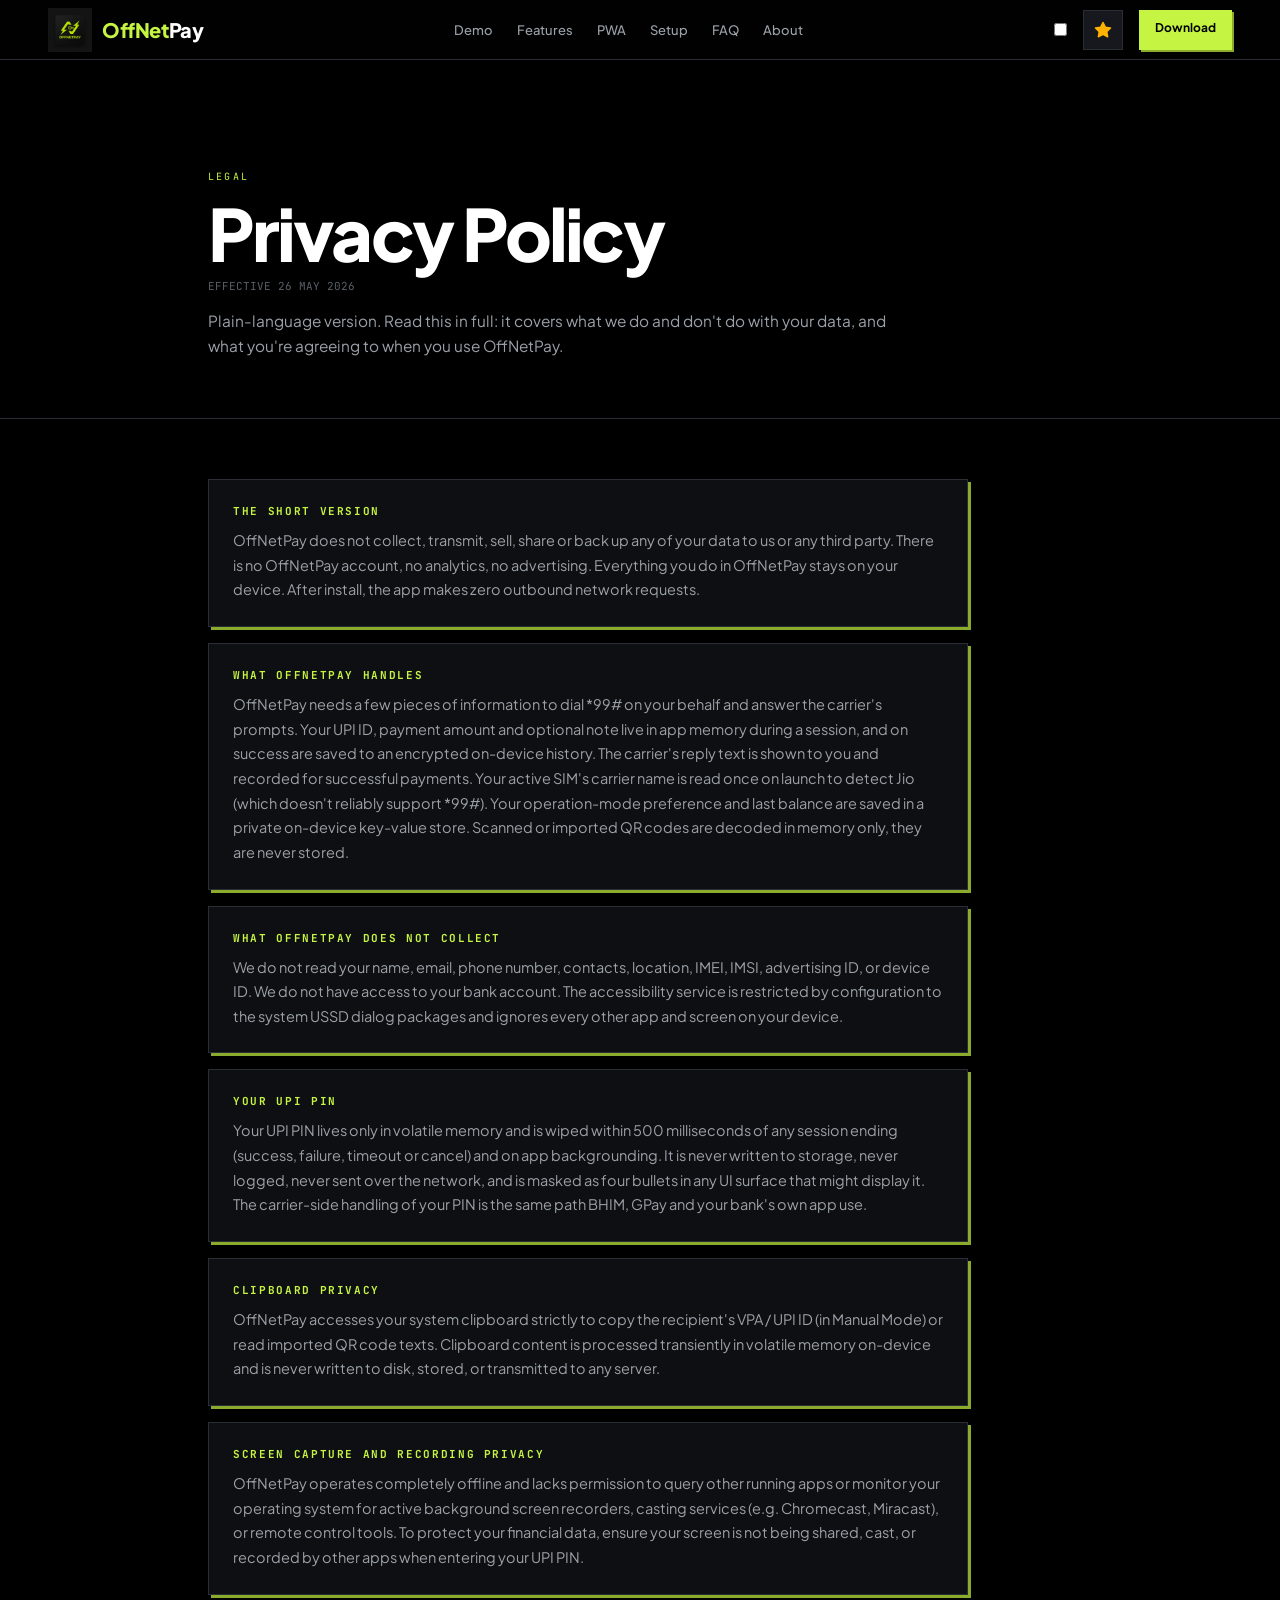
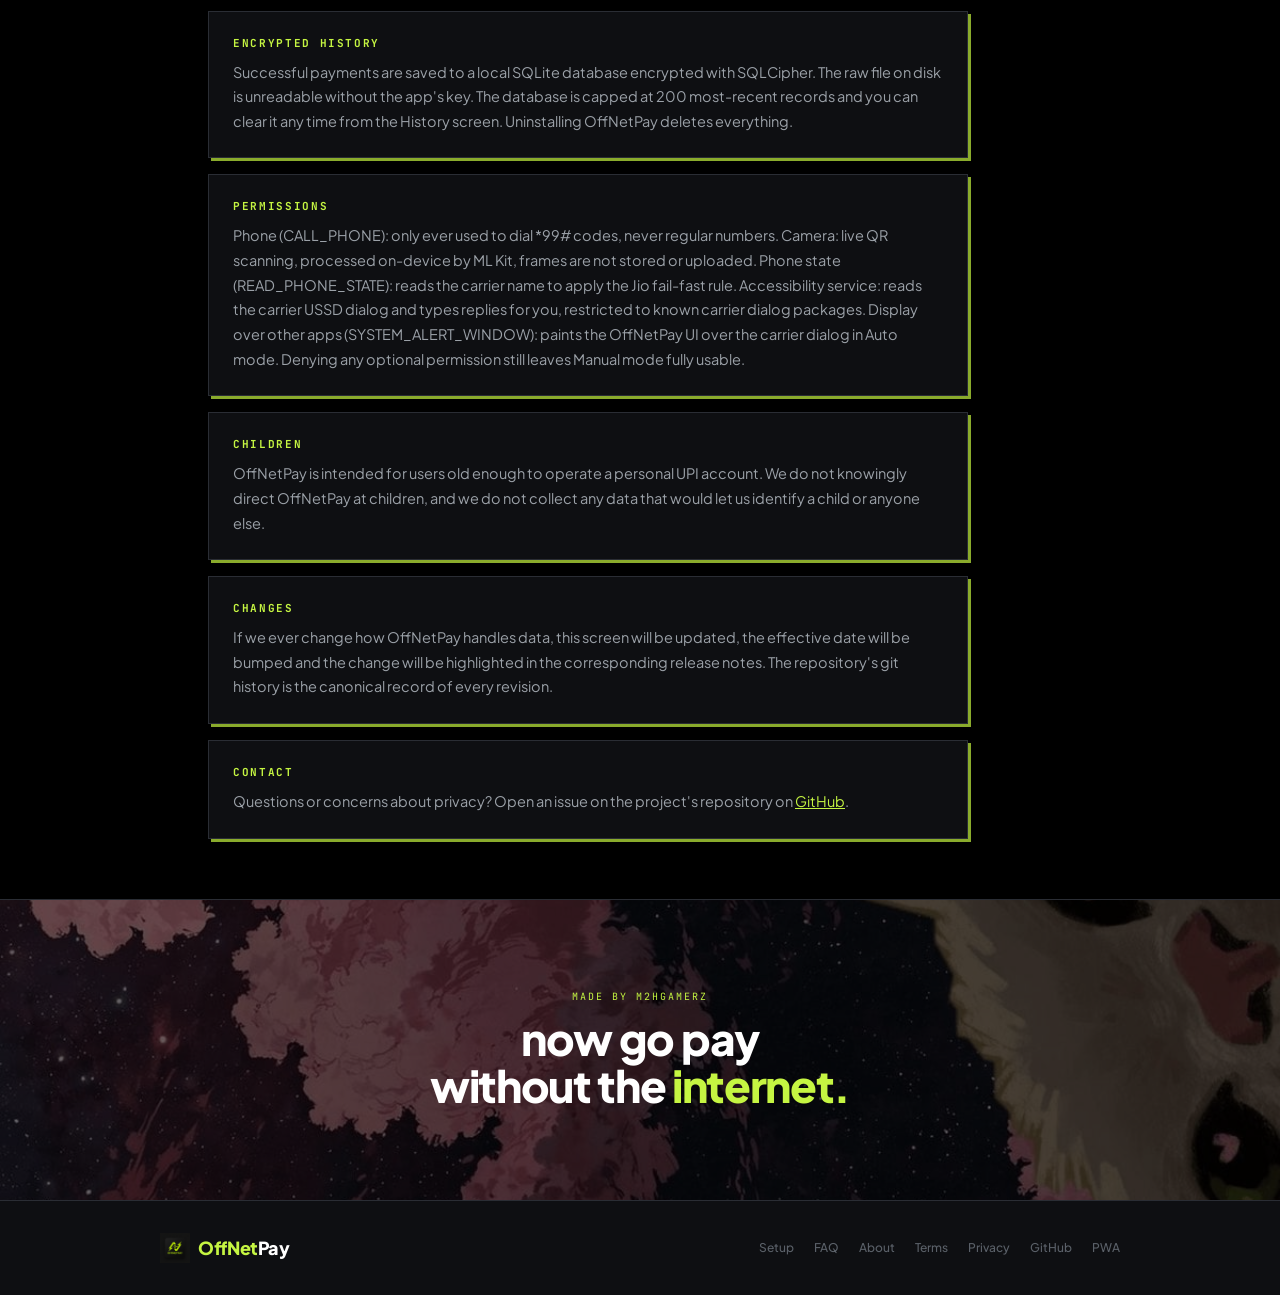
<file: deploy/privacy.html>
<!doctype html>
<html lang="en">
<head>

  <script>
    const savedTheme = localStorage.getItem('theme') || 'dark';
    document.documentElement.setAttribute('data-theme', savedTheme);
  </script>

  <meta charset="utf-8" />
  <meta name="viewport" content="width=device-width, initial-scale=1, viewport-fit=cover" />
  <title>Privacy Policy | OffNetPay</title>
  <meta name="description" content="OffNetPay does not collect, transmit, sell, share or back up any of your data to us or any third party. Read our full privacy policy here." />
  <meta name="theme-color" content="#000000" />
  <link rel="icon" type="image/png" href="assets/logos/icon.png" />

  <link rel="preconnect" href="https://fonts.googleapis.com" />
  <link rel="preconnect" href="https://fonts.gstatic.com" crossorigin />
  <link href="https://fonts.googleapis.com/css2?family=Plus+Jakarta+Sans:ital,wght@0,400;0,500;0,600;0,700;0,800;1,400&family=JetBrains+Mono:wght@400;500&display=swap" rel="stylesheet" />
  <style>
    :root {
      --btn-radius: 0px;
      --card-radius: 0px;
      --btn-shadow: 3px 3px 0 var(--lime-dim);
      --btn-shadow-hover: 4px 4px 0 var(--lime-dim);
      --btn-shadow-active: none;
      --btn-translate-hover: translate(-1px, -1px);
      --btn-translate-active: translate(3px, 3px);
      --card-bg: transparent;
      --card-border: 1px solid var(--border);
      --font-weight-headings: 800;
      --black: #000000; --surface: #0E0F12; --surface-hi: #16181D;
      --border: #2A2D34; --border-s: #3A3E47;
      --text-1: #FFFFFF; --text-2: #9BA1A8; --text-3: #5A6068;
      --lime: #C5F542; --lime-dim: #8AAB2C;
      --mono: 'JetBrains Mono', monospace;
      --sans: 'Plus Jakarta Sans', system-ui, sans-serif;
      --max: 960px; --pad: clamp(16px, 4.5vw, 48px);
    }

    [data-theme="fampay"] {
      --black:        #000000;
      --surface:      #0E0F12;
      --surface-hi:   #1A1C20;
      --surface-hir:  #282A30;
      --border:       rgba(255, 255, 255, 0.08);
      --border-s:     rgba(255, 255, 255, 0.12);
      --text-1:       #FFFFFF;
      --text-2:       #A0A5AD;
      --text-3:       #5A6068;
      --lime:         #FFC700;
      --lime-dim:     #FABE00;
      --pattern-color: rgba(255, 199, 0, 0.00); /* Hidden pattern in fampay mode */
      --nav-bg:       rgba(0,0,0,0.85);

      /* FamApp Specific Overrides */
      --btn-radius: 50px;
      --card-radius: 20px;
      --btn-shadow: none;
      --btn-shadow-hover: 0 4px 14px rgba(255, 199, 0, 0.25);
      --btn-shadow-active: none;
      --btn-translate-hover: translateY(-2px);
      --btn-translate-active: scale(0.98);
      --card-bg: linear-gradient(180deg, #282A30 0%, #1A1C20 100%);
      --card-border: 1px solid rgba(255, 255, 255, 0.05);
      --font-weight-headings: 700;
    }

    *, *::before, *::after { box-sizing: border-box; margin: 0; padding: 0; }
    html { overflow-x: hidden; width: 100%; scroll-behavior: smooth; }
    body { background: var(--black); color: var(--text-1); font-family: var(--sans); -webkit-font-smoothing: antialiased; overflow-x: hidden; width: 100%; position: relative; }
    img { display: block; max-width: 100%; }
    a { color: inherit; text-decoration: none; }
    ::selection { background: var(--lime); color: var(--black); }

    .w { max-width: var(--max); margin: 0 auto; padding: 0 var(--pad); }
    .divider { border: none; border-top: 1px solid var(--border); }
    .label { font-family: var(--mono); font-size: 10px; letter-spacing: 0.22em; color: var(--lime); text-transform: uppercase; display: block; margin-bottom: 14px; }
    .lime { color: var(--lime); }

    nav {
      position: sticky; top: 0; left: 0; right: 0; z-index: 200;
      display: flex; align-items: center; justify-content: space-between;
      padding: 0 var(--pad); height: 60px;
      height: calc(60px + env(safe-area-inset-top, 0px));
      padding-top: env(safe-area-inset-top, 0px);
      background: var(--nav-bg, rgba(0,0,0,0.88)); backdrop-filter: blur(20px); -webkit-backdrop-filter: blur(20px);
      border-bottom: 1px solid var(--border);
    }
    .nav-brand { display: flex; align-items: center; gap: 10px; font-size: 20px; font-weight: var(--font-weight-headings); letter-spacing: -0.02em; }
    .nav-brand img { width: 44px; height: 44px; }
    .nav-links { display: flex; gap: 24px; margin: 0 auto; font-size: 13px; font-weight: 500; color: var(--text-2); }
    .nav-links a:hover { color: var(--text-1); } .nav-links a.active { color: var(--lime); }
    .nav-dl { font-size: 12px; font-weight: 700; background: var(--lime); color: var(--black); padding: 10px 16px; min-height: 40px; box-shadow: 2px 2px 0 var(--lime-dim); transition: box-shadow 80ms, transform 80ms, opacity 180ms ease; -webkit-tap-highlight-color: transparent; touch-action: manipulation; }
    .nav-dl:hover { box-shadow: var(--btn-shadow); border-radius: var(--btn-radius); transform: translate(-1px,-1px); }

    .nav-star {
      display: flex;
      align-items: center;
      justify-content: center;
      width: 40px;
      height: 40px;
      border: 1px solid var(--border);
      background: var(--surface-hi);
      transition: border-color 150ms, background-color 150ms, transform 80ms;
      -webkit-tap-highlight-color: transparent;
      touch-action: manipulation;
    }
    .nav-star:hover {
      border-color: #ffb300;
      background: rgba(255,179,0,0.08);
      transform: translate(-1px, -1px);
      box-shadow: 2px 2px 0 rgba(255,179,0,0.2);
    }
    .nav-star:active {
      transform: translate(1px, 1px);
      box-shadow: none;
    }
    
    .nav-right {
      display: flex;
      align-items: center;
      gap: 16px;
    }
    .menu-toggle {
      display: none;
      flex-direction: column;
      justify-content: space-between;
      width: 22px;
      height: 14px;
      background: transparent;
      border: none;
      cursor: pointer;
      padding: 0;
      z-index: 210;
    }
    .menu-toggle .bar {
      width: 100%;
      height: 2px;
      background-color: var(--text-1);
      transition: all 0.2s ease-in-out;
    }
    .mobile-menu {
      position: fixed;
      top: calc(60px + env(safe-area-inset-top, 0px));
      left: 0;
      width: 100%;
      height: calc(100vh - (60px + env(safe-area-inset-top, 0px)));
      background: rgba(13,13,13,0.98);
      backdrop-filter: blur(20px);
      -webkit-backdrop-filter: blur(20px);
      z-index: 190;
      display: flex;
      flex-direction: column;
      padding: 40px var(--pad);
      transform: translateY(-100%);
      transition: transform 0.3s cubic-bezier(0.16, 1, 0.3, 1);
      border-bottom: 1px solid var(--border);
    }
    .mobile-menu.active {
      transform: translateY(0);
    }
    .mobile-menu-links {
      display: flex;
      flex-direction: column;
      gap: 28px;
    }
    .mobile-menu-links a {
      font-size: 24px;
      font-weight: 700;
      color: var(--text-2);
      letter-spacing: -0.02em;
      transition: color 0.2s ease;
    }
    .mobile-menu-links a:hover,
    .mobile-menu-links a.active {
      color: var(--lime);
    }
    @media (max-width: 768px) {
      .nav-links { display: none; }
      .menu-toggle { display: flex; }
      .menu-toggle.active .bar:nth-child(1) { transform: translateY(6px) rotate(45deg); }
      .menu-toggle.active .bar:nth-child(2) { opacity: 0; }
      .menu-toggle.active .bar:nth-child(3) { transform: translateY(-6px) rotate(-45deg); }
      .nav-dl {
        font-size: 11px;
        padding: 8px 12px;
        min-height: 34px;
      }
      body.menu-open .nav-dl {
        opacity: 0;
        pointer-events: none;
      }
      .foot-in {
        flex-direction: column;
        align-items: center;
        text-align: center;
        gap: 20px;
      }
      .foot-links {
        justify-content: center;
        gap: 16px 20px;
      }
    }

    /* Hero */
    .legal-hero { padding: clamp(60px, 10vw, 110px) 0 clamp(36px, 5vw, 60px); }
    .legal-hero h1 { font-size: clamp(32px, 7vw, 72px); font-weight: var(--font-weight-headings); letter-spacing: -0.04em; line-height: 1.0; color: var(--text-1); }
    .legal-hero .effective-date { font-family: var(--mono); font-size: 11px; color: var(--text-3); text-transform: uppercase; margin-top: 10px; display: block; }
    .legal-hero .intro { font-size: clamp(14px, 1.2vw, 16px); color: var(--text-2); line-height: 1.6; max-width: 65ch; margin-top: 16px; }

    /* Legal Content / Cards */
    .legal-wrap { padding: clamp(36px, 5vw, 60px) 0; }
    .legal-grid { display: flex; flex-direction: column; gap: 16px; max-width: 760px; }
    
    .legal-card {
      background: var(--surface);
      border: 1px solid var(--border);
      padding: 24px;
      box-shadow: var(--btn-shadow); border-radius: var(--btn-radius);
      transition: border-color 0.2s ease, box-shadow 0.2s ease;
    }
    .legal-card:hover {
      border-color: var(--lime);
      box-shadow: 3px 3px 0 rgba(197, 245, 66, 0.2);
    }
    .legal-card h3 {
      font-family: var(--mono);
      font-size: 11px;
      letter-spacing: 0.15em;
      color: var(--lime);
      text-transform: uppercase;
      margin-bottom: 10px;
    }
    .legal-card p {
      font-size: 14.5px;
      color: var(--text-2);
      line-height: 1.7;
    }
    .legal-card a {
      color: var(--lime);
      text-decoration: underline;
    }

    /* Cat */
    .cat { position: relative; overflow: hidden; border-top: 1px solid var(--border); }
    .cat-img { width: 100%; height: clamp(160px, 26vw, 300px); object-fit: cover; object-position: center 35%; filter: brightness(0.4); }
    .cat-copy { position: absolute; inset: 0; display: flex; flex-direction: column; align-items: center; justify-content: center; text-align: center; padding: var(--pad); }
    .cat-by { font-family: var(--mono); font-size: 10px; letter-spacing: 0.2em; color: var(--lime); margin-bottom: 12px; text-transform: uppercase; }
    .cat-line { font-size: clamp(22px, 4.5vw, 44px); font-weight: var(--font-weight-headings); letter-spacing: -0.03em; color: var(--text-1); line-height: 1.08; }

    /* Footer */
    footer { background: var(--surface); border-top: 1px solid var(--border); padding: 32px var(--pad); }
    .foot-in { max-width: var(--max); margin: 0 auto; display: flex; flex-wrap: wrap; align-items: center; justify-content: space-between; gap: 20px; }
    .foot-brand { display: flex; align-items: center; gap: 8px; font-size: 18px; font-weight: var(--font-weight-headings); letter-spacing: -0.02em; }
    .foot-brand img { width: 30px; height: 30px; }
    .foot-links { display: flex; flex-wrap: wrap; gap: 20px; font-size: 12px; color: var(--text-3); font-weight: 500; }
    .foot-links a:hover { color: var(--text-1); }
  </style>
</head>
<body>

<nav>
  <a href="index.html" class="nav-brand">
    <img src="assets/logos/icon.png" alt="OffNetPay" />
    <span><span class="lime">OffNet</span>Pay</span>
  </a>
  <div class="nav-links">
    <a href="index.html#demo">Demo</a>
    <a href="index.html#features">Features</a>
    <a href="index.html#pwa">PWA</a>
    <a href="setup.html">Setup</a>
    <a href="faq.html">FAQ</a>
    <a href="about.html">About</a>
  </div>
  <div class="nav-right">
      <label class="theme-switch" aria-label="Toggle Theme" title="Toggle FamApp/NeoPOP Theme">
        <input type="checkbox" id="theme-toggle">
        <span class="slider"></span>
      </label>
    <a href="https://github.com/prince-m2hgamerz/OffNetPayApp" target="_blank" rel="noopener" class="nav-star" aria-label="Star on GitHub">
      <svg width="18" height="18" viewBox="0 0 24 24" fill="none" stroke="currentColor" stroke-width="2" stroke-linecap="round" stroke-linejoin="round" style="color: #ffb300;"><polygon points="12 2 15.09 8.26 22 9.27 17 14.14 18.18 21.02 12 17.77 5.82 21.02 7 14.14 2 9.27 8.91 8.26 12 2" fill="currentColor"/></svg>
    </a>
    <a href="index.html#download" class="nav-dl">Download</a>
    <button class="menu-toggle" id="menu-toggle" aria-label="Toggle Menu">
      <span class="bar"></span>
      <span class="bar"></span>
      <span class="bar"></span>
    </button>
  </div>
</nav>

<!-- Mobile Menu Overlay -->
<div class="mobile-menu" id="mobile-menu">
  <div class="mobile-menu-links">
    <a href="index.html#demo">Demo</a>
    <a href="index.html#features">Features</a>
    <a href="index.html#pwa">PWA</a>
    <a href="setup.html">Setup</a>
    <a href="faq.html">FAQ</a>
    <a href="about.html">About</a>
  </div>
</div>

<section class="legal-hero">
  <div class="w">
    <span class="label">Legal</span>
    <h1>Privacy Policy</h1>
    <span class="effective-date">Effective 26 May 2026</span>
    <p class="intro">Plain-language version. Read this in full: it covers what we do and don't do with your data, and what you're agreeing to when you use OffNetPay.</p>
  </div>
</section>

<hr class="divider" />

<div class="legal-wrap">
  <div class="w">
    <div class="legal-grid">
      
      <div class="legal-card">
        <h3>The short version</h3>
        <p>OffNetPay does not collect, transmit, sell, share or back up any of your data to us or any third party. There is no OffNetPay account, no analytics, no advertising. Everything you do in OffNetPay stays on your device. After install, the app makes zero outbound network requests.</p>
      </div>

      <div class="legal-card">
        <h3>What OffNetPay handles</h3>
        <p>OffNetPay needs a few pieces of information to dial *99# on your behalf and answer the carrier's prompts. Your UPI ID, payment amount and optional note live in app memory during a session, and on success are saved to an encrypted on-device history. The carrier's reply text is shown to you and recorded for successful payments. Your active SIM's carrier name is read once on launch to detect Jio (which doesn't reliably support *99#). Your operation-mode preference and last balance are saved in a private on-device key-value store. Scanned or imported QR codes are decoded in memory only, they are never stored.</p>
      </div>

      <div class="legal-card">
        <h3>What OffNetPay does NOT collect</h3>
        <p>We do not read your name, email, phone number, contacts, location, IMEI, IMSI, advertising ID, or device ID. We do not have access to your bank account. The accessibility service is restricted by configuration to the system USSD dialog packages and ignores every other app and screen on your device.</p>
      </div>

      <div class="legal-card">
        <h3>Your UPI PIN</h3>
        <p>Your UPI PIN lives only in volatile memory and is wiped within 500 milliseconds of any session ending (success, failure, timeout or cancel) and on app backgrounding. It is never written to storage, never logged, never sent over the network, and is masked as four bullets in any UI surface that might display it. The carrier-side handling of your PIN is the same path BHIM, GPay and your bank's own app use.</p>
      </div>

      <div class="legal-card">
        <h3>Clipboard Privacy</h3>
        <p>OffNetPay accesses your system clipboard strictly to copy the recipient's VPA / UPI ID (in Manual Mode) or read imported QR code texts. Clipboard content is processed transiently in volatile memory on-device and is never written to disk, stored, or transmitted to any server.</p>
      </div>

      <div class="legal-card">
        <h3>Screen Capture and Recording Privacy</h3>
        <p>OffNetPay operates completely offline and lacks permission to query other running apps or monitor your operating system for active background screen recorders, casting services (e.g. Chromecast, Miracast), or remote control tools. To protect your financial data, ensure your screen is not being shared, cast, or recorded by other apps when entering your UPI PIN.</p>
      </div>

      <div class="legal-card">
        <h3>Encrypted history</h3>
        <p>Successful payments are saved to a local SQLite database encrypted with SQLCipher. The raw file on disk is unreadable without the app's key. The database is capped at 200 most-recent records and you can clear it any time from the History screen. Uninstalling OffNetPay deletes everything.</p>
      </div>

      <div class="legal-card">
        <h3>Permissions</h3>
        <p>Phone (CALL_PHONE): only ever used to dial *99# codes, never regular numbers. Camera: live QR scanning, processed on-device by ML Kit, frames are not stored or uploaded. Phone state (READ_PHONE_STATE): reads the carrier name to apply the Jio fail-fast rule. Accessibility service: reads the carrier USSD dialog and types replies for you, restricted to known carrier dialog packages. Display over other apps (SYSTEM_ALERT_WINDOW): paints the OffNetPay UI over the carrier dialog in Auto mode. Denying any optional permission still leaves Manual mode fully usable.</p>
      </div>

      <div class="legal-card">
        <h3>Children</h3>
        <p>OffNetPay is intended for users old enough to operate a personal UPI account. We do not knowingly direct OffNetPay at children, and we do not collect any data that would let us identify a child or anyone else.</p>
      </div>

      <div class="legal-card">
        <h3>Changes</h3>
        <p>If we ever change how OffNetPay handles data, this screen will be updated, the effective date will be bumped and the change will be highlighted in the corresponding release notes. The repository's git history is the canonical record of every revision.</p>
      </div>

      <div class="legal-card">
        <h3>Contact</h3>
        <p>Questions or concerns about privacy? Open an issue on the project's repository on <a href="https://github.com/prince-m2hgamerz/OffNetPayApp" target="_blank" rel="noopener">GitHub</a>.</p>
      </div>

    </div>
  </div>
</div>

<div class="cat" aria-hidden="true">
  <img class="cat-img" src="assets/cat_aesthetic.png" alt="" loading="lazy" />
  <div class="cat-copy">
    <div class="cat-by">Made by m2hgamerz</div>
    <div class="cat-line">now go pay<br/>without the <span class="lime">internet.</span></div>
  </div>
</div>

<footer>
  <div class="foot-in">
    <a href="index.html" class="foot-brand">
      <img src="assets/logos/icon.png" alt="" />
      <span><span class="lime">OffNet</span>Pay</span>
    </a>
    <div class="foot-links">
      <a href="setup.html">Setup</a>
      <a href="faq.html">FAQ</a>
      <a href="about.html">About</a>
      <a href="terms.html">Terms</a>
      <a href="privacy.html">Privacy</a>
      <a href="https://github.com/prince-m2hgamerz/OffNetPayApp" target="_blank" rel="noopener">GitHub</a>
      <a href="/pwa/" target="_blank" rel="noopener">PWA</a>
    </div>
  </div>
</footer>

<script>
  // Mobile menu toggle logic
  const menuToggle = document.getElementById('menu-toggle');
  const mobileMenu = document.getElementById('mobile-menu');
  if (menuToggle && mobileMenu) {
    menuToggle.addEventListener('click', () => {
      menuToggle.classList.toggle('active');
      mobileMenu.classList.toggle('active');
      const isActive = mobileMenu.classList.contains('active');
      document.body.style.overflow = isActive ? 'hidden' : '';
      if (isActive) {
        document.body.classList.add('menu-open');
      } else {
        document.body.classList.remove('menu-open');
      }
    });
    mobileMenu.querySelectorAll('a').forEach(link => {
      link.addEventListener('click', () => {
        menuToggle.classList.remove('active');
        mobileMenu.classList.remove('active');
        document.body.classList.remove('menu-open');
        document.body.style.overflow = '';
      });
    });
  }
</script>

<script>
  // Perfect Theme Toggle Logic
  const themeToggleCheckbox = document.getElementById('theme-toggle');
  if (themeToggleCheckbox) {
    const currentTheme = document.documentElement.getAttribute('data-theme');
    themeToggleCheckbox.checked = currentTheme === 'fampay';
    
    themeToggleCheckbox.addEventListener('change', (e) => {
      let newTheme = e.target.checked ? 'fampay' : 'dark';
      document.documentElement.setAttribute('data-theme', newTheme);
      localStorage.setItem('theme', newTheme);
    });
  }
</script>

</body>
</html>
</file>
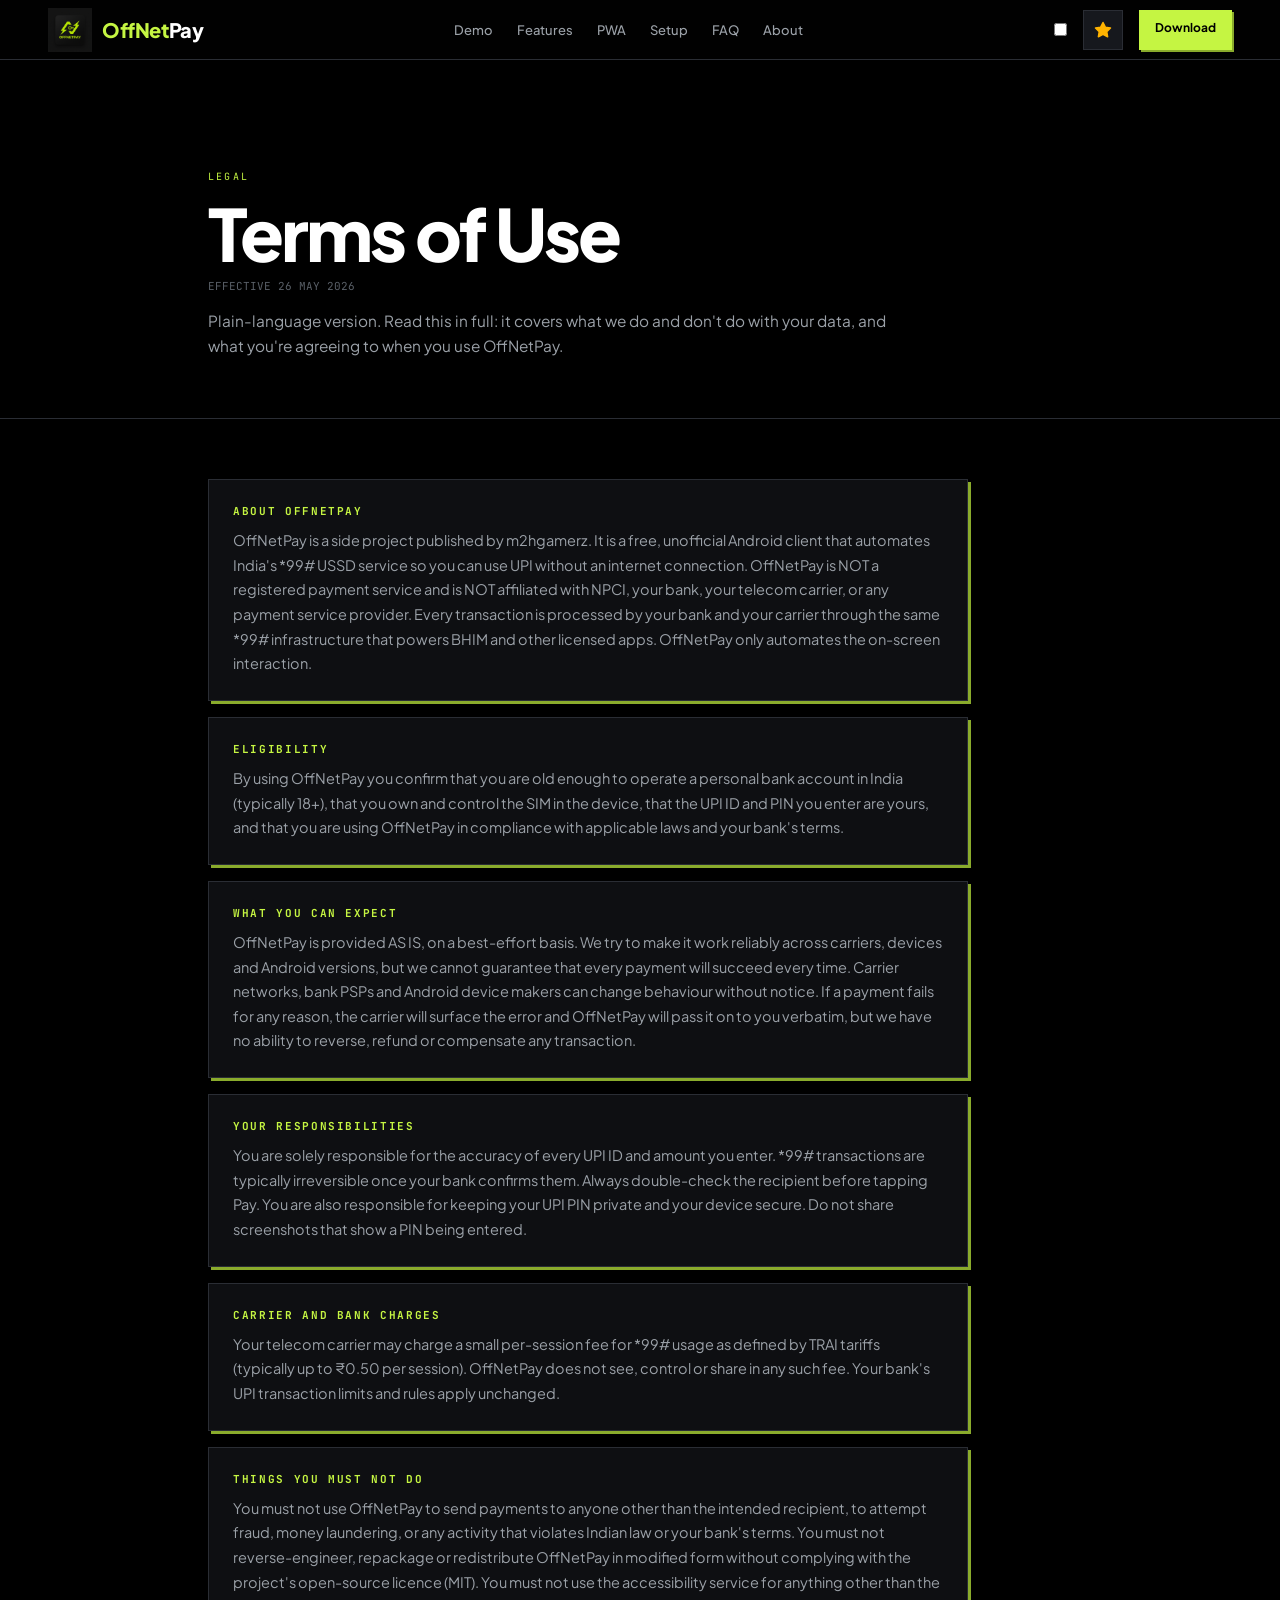
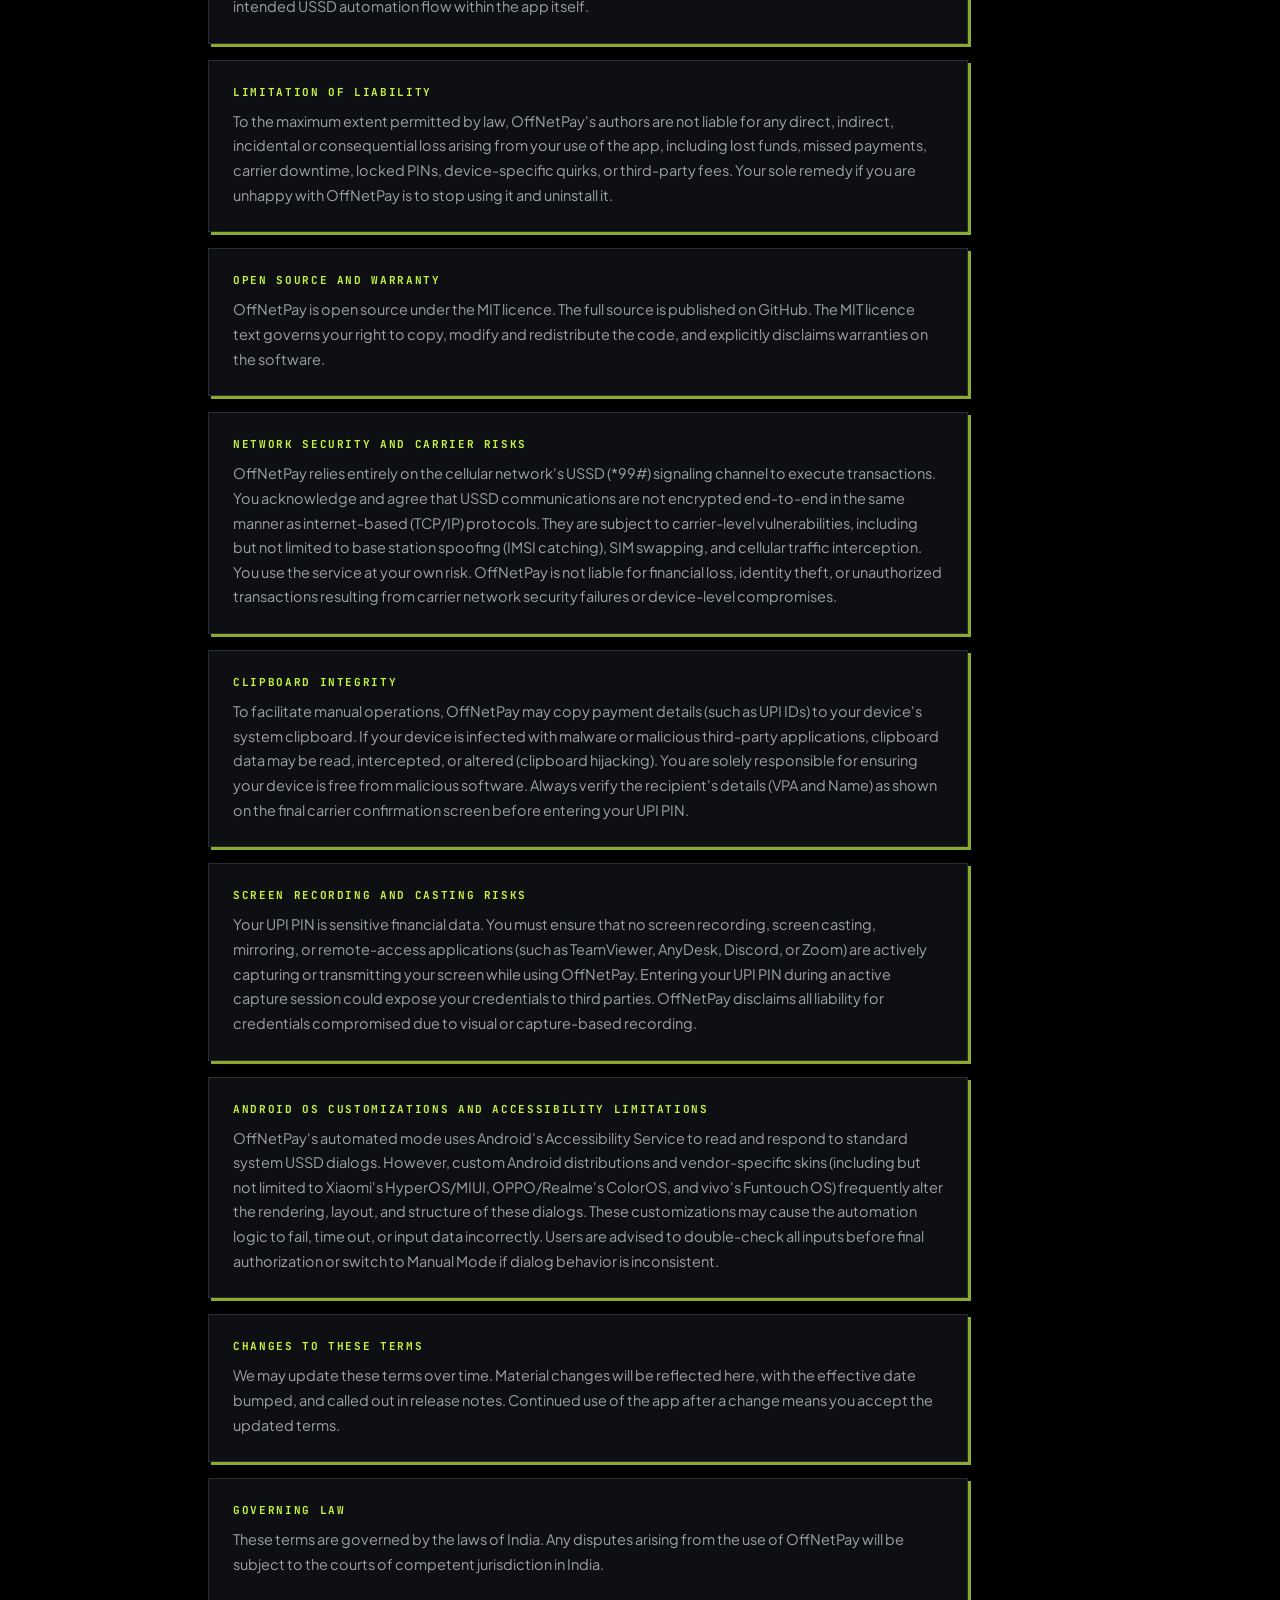
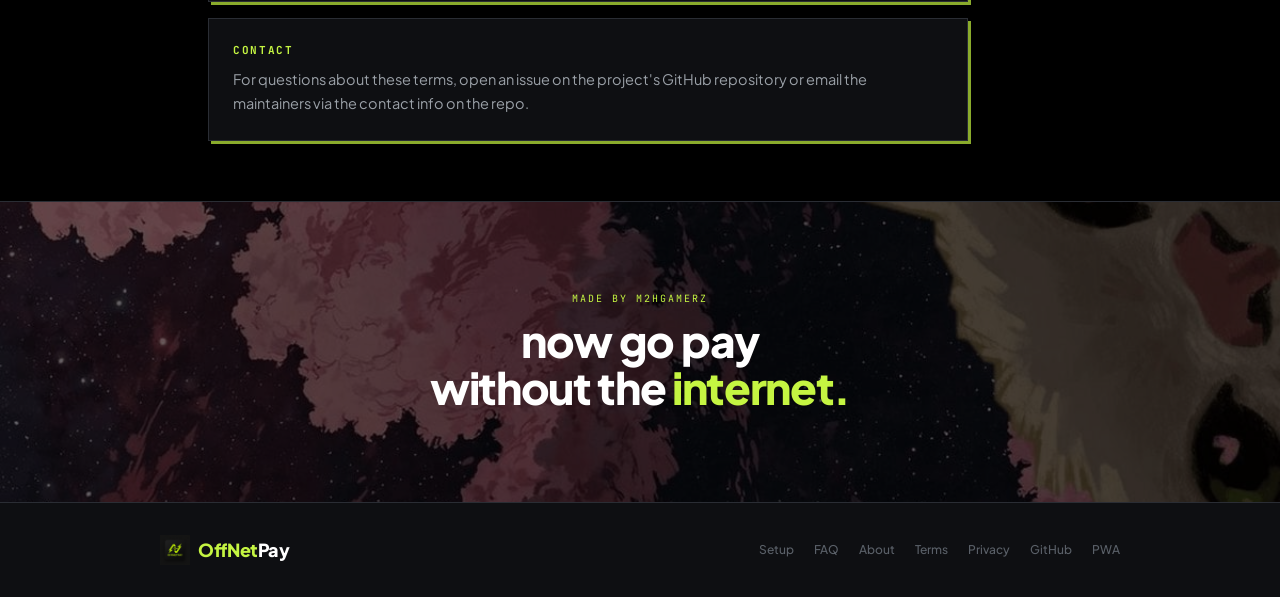
<file: deploy/terms.html>
<!doctype html>
<html lang="en">
<head>

  <script>
    const savedTheme = localStorage.getItem('theme') || 'dark';
    document.documentElement.setAttribute('data-theme', savedTheme);
  </script>

  <meta charset="utf-8" />
  <meta name="viewport" content="width=device-width, initial-scale=1, viewport-fit=cover" />
  <title>Terms of Use | OffNetPay</title>
  <meta name="description" content="Read our terms of use. OffNetPay is a free, open-source project to use UPI without internet. Liability is disclaimed to the maximum extent permitted by law." />
  <meta name="theme-color" content="#000000" />
  <link rel="icon" type="image/png" href="assets/logos/icon.png" />

  <link rel="preconnect" href="https://fonts.googleapis.com" />
  <link rel="preconnect" href="https://fonts.gstatic.com" crossorigin />
  <link href="https://fonts.googleapis.com/css2?family=Plus+Jakarta+Sans:ital,wght@0,400;0,500;0,600;0,700;0,800;1,400&family=JetBrains+Mono:wght@400;500&display=swap" rel="stylesheet" />
  <style>
    :root {
      --btn-radius: 0px;
      --card-radius: 0px;
      --btn-shadow: 3px 3px 0 var(--lime-dim);
      --btn-shadow-hover: 4px 4px 0 var(--lime-dim);
      --btn-shadow-active: none;
      --btn-translate-hover: translate(-1px, -1px);
      --btn-translate-active: translate(3px, 3px);
      --card-bg: transparent;
      --card-border: 1px solid var(--border);
      --font-weight-headings: 800;
      --black: #000000; --surface: #0E0F12; --surface-hi: #16181D;
      --border: #2A2D34; --border-s: #3A3E47;
      --text-1: #FFFFFF; --text-2: #9BA1A8; --text-3: #5A6068;
      --lime: #C5F542; --lime-dim: #8AAB2C;
      --mono: 'JetBrains Mono', monospace;
      --sans: 'Plus Jakarta Sans', system-ui, sans-serif;
      --max: 960px; --pad: clamp(16px, 4.5vw, 48px);
    }

    [data-theme="fampay"] {
      --black:        #000000;
      --surface:      #0E0F12;
      --surface-hi:   #1A1C20;
      --surface-hir:  #282A30;
      --border:       rgba(255, 255, 255, 0.08);
      --border-s:     rgba(255, 255, 255, 0.12);
      --text-1:       #FFFFFF;
      --text-2:       #A0A5AD;
      --text-3:       #5A6068;
      --lime:         #FFC700;
      --lime-dim:     #FABE00;
      --pattern-color: rgba(255, 199, 0, 0.00); /* Hidden pattern in fampay mode */
      --nav-bg:       rgba(0,0,0,0.85);

      /* FamApp Specific Overrides */
      --btn-radius: 50px;
      --card-radius: 20px;
      --btn-shadow: none;
      --btn-shadow-hover: 0 4px 14px rgba(255, 199, 0, 0.25);
      --btn-shadow-active: none;
      --btn-translate-hover: translateY(-2px);
      --btn-translate-active: scale(0.98);
      --card-bg: linear-gradient(180deg, #282A30 0%, #1A1C20 100%);
      --card-border: 1px solid rgba(255, 255, 255, 0.05);
      --font-weight-headings: 700;
    }

    *, *::before, *::after { box-sizing: border-box; margin: 0; padding: 0; }
    html { overflow-x: hidden; width: 100%; scroll-behavior: smooth; }
    body { background: var(--black); color: var(--text-1); font-family: var(--sans); -webkit-font-smoothing: antialiased; overflow-x: hidden; width: 100%; position: relative; }
    img { display: block; max-width: 100%; }
    a { color: inherit; text-decoration: none; }
    ::selection { background: var(--lime); color: var(--black); }

    .w { max-width: var(--max); margin: 0 auto; padding: 0 var(--pad); }
    .divider { border: none; border-top: 1px solid var(--border); }
    .label { font-family: var(--mono); font-size: 10px; letter-spacing: 0.22em; color: var(--lime); text-transform: uppercase; display: block; margin-bottom: 14px; }
    .lime { color: var(--lime); }

    nav {
      position: sticky; top: 0; left: 0; right: 0; z-index: 200;
      display: flex; align-items: center; justify-content: space-between;
      padding: 0 var(--pad); height: 60px;
      height: calc(60px + env(safe-area-inset-top, 0px));
      padding-top: env(safe-area-inset-top, 0px);
      background: var(--nav-bg, rgba(0,0,0,0.88)); backdrop-filter: blur(20px); -webkit-backdrop-filter: blur(20px);
      border-bottom: 1px solid var(--border);
    }
    .nav-brand { display: flex; align-items: center; gap: 10px; font-size: 20px; font-weight: var(--font-weight-headings); letter-spacing: -0.02em; }
    .nav-brand img { width: 44px; height: 44px; }
    .nav-links { display: flex; gap: 24px; margin: 0 auto; font-size: 13px; font-weight: 500; color: var(--text-2); }
    .nav-links a:hover { color: var(--text-1); } .nav-links a.active { color: var(--lime); }
    .nav-dl { font-size: 12px; font-weight: 700; background: var(--lime); color: var(--black); padding: 10px 16px; min-height: 40px; box-shadow: 2px 2px 0 var(--lime-dim); transition: box-shadow 80ms, transform 80ms, opacity 180ms ease; -webkit-tap-highlight-color: transparent; touch-action: manipulation; }
    .nav-dl:hover { box-shadow: var(--btn-shadow); border-radius: var(--btn-radius); transform: translate(-1px,-1px); }

    .nav-star {
      display: flex;
      align-items: center;
      justify-content: center;
      width: 40px;
      height: 40px;
      border: 1px solid var(--border);
      background: var(--surface-hi);
      transition: border-color 150ms, background-color 150ms, transform 80ms;
      -webkit-tap-highlight-color: transparent;
      touch-action: manipulation;
    }
    .nav-star:hover {
      border-color: #ffb300;
      background: rgba(255,179,0,0.08);
      transform: translate(-1px, -1px);
      box-shadow: 2px 2px 0 rgba(255,179,0,0.2);
    }
    .nav-star:active {
      transform: translate(1px, 1px);
      box-shadow: none;
    }
    
    .nav-right {
      display: flex;
      align-items: center;
      gap: 16px;
    }
    .menu-toggle {
      display: none;
      flex-direction: column;
      justify-content: space-between;
      width: 22px;
      height: 14px;
      background: transparent;
      border: none;
      cursor: pointer;
      padding: 0;
      z-index: 210;
    }
    .menu-toggle .bar {
      width: 100%;
      height: 2px;
      background-color: var(--text-1);
      transition: all 0.2s ease-in-out;
    }
    .mobile-menu {
      position: fixed;
      top: calc(60px + env(safe-area-inset-top, 0px));
      left: 0;
      width: 100%;
      height: calc(100vh - (60px + env(safe-area-inset-top, 0px)));
      background: rgba(13,13,13,0.98);
      backdrop-filter: blur(20px);
      -webkit-backdrop-filter: blur(20px);
      z-index: 190;
      display: flex;
      flex-direction: column;
      padding: 40px var(--pad);
      transform: translateY(-100%);
      transition: transform 0.3s cubic-bezier(0.16, 1, 0.3, 1);
      border-bottom: 1px solid var(--border);
    }
    .mobile-menu.active {
      transform: translateY(0);
    }
    .mobile-menu-links {
      display: flex;
      flex-direction: column;
      gap: 28px;
    }
    .mobile-menu-links a {
      font-size: 24px;
      font-weight: 700;
      color: var(--text-2);
      letter-spacing: -0.02em;
      transition: color 0.2s ease;
    }
    .mobile-menu-links a:hover,
    .mobile-menu-links a.active {
      color: var(--lime);
    }
    @media (max-width: 768px) {
      .nav-links { display: none; }
      .menu-toggle { display: flex; }
      .menu-toggle.active .bar:nth-child(1) { transform: translateY(6px) rotate(45deg); }
      .menu-toggle.active .bar:nth-child(2) { opacity: 0; }
      .menu-toggle.active .bar:nth-child(3) { transform: translateY(-6px) rotate(-45deg); }
      .nav-dl {
        font-size: 11px;
        padding: 8px 12px;
        min-height: 34px;
      }
      body.menu-open .nav-dl {
        opacity: 0;
        pointer-events: none;
      }
      .foot-in {
        flex-direction: column;
        align-items: center;
        text-align: center;
        gap: 20px;
      }
      .foot-links {
        justify-content: center;
        gap: 16px 20px;
      }
    }

    /* Hero */
    .legal-hero { padding: clamp(60px, 10vw, 110px) 0 clamp(36px, 5vw, 60px); }
    .legal-hero h1 { font-size: clamp(32px, 7vw, 72px); font-weight: var(--font-weight-headings); letter-spacing: -0.04em; line-height: 1.0; color: var(--text-1); }
    .legal-hero .effective-date { font-family: var(--mono); font-size: 11px; color: var(--text-3); text-transform: uppercase; margin-top: 10px; display: block; }
    .legal-hero .intro { font-size: clamp(14px, 1.2vw, 16px); color: var(--text-2); line-height: 1.6; max-width: 65ch; margin-top: 16px; }

    /* Legal Content / Cards */
    .legal-wrap { padding: clamp(36px, 5vw, 60px) 0; }
    .legal-grid { display: flex; flex-direction: column; gap: 16px; max-width: 760px; }
    
    .legal-card {
      background: var(--surface);
      border: 1px solid var(--border);
      padding: 24px;
      box-shadow: var(--btn-shadow); border-radius: var(--btn-radius);
      transition: border-color 0.2s ease, box-shadow 0.2s ease;
    }
    .legal-card:hover {
      border-color: var(--lime);
      box-shadow: 3px 3px 0 rgba(197, 245, 66, 0.2);
    }
    .legal-card h3 {
      font-family: var(--mono);
      font-size: 11px;
      letter-spacing: 0.15em;
      color: var(--lime);
      text-transform: uppercase;
      margin-bottom: 10px;
    }
    .legal-card p {
      font-size: 14.5px;
      color: var(--text-2);
      line-height: 1.7;
    }
    .legal-card a {
      color: var(--lime);
      text-decoration: underline;
    }

    /* Cat */
    .cat { position: relative; overflow: hidden; border-top: 1px solid var(--border); }
    .cat-img { width: 100%; height: clamp(160px, 26vw, 300px); object-fit: cover; object-position: center 35%; filter: brightness(0.4); }
    .cat-copy { position: absolute; inset: 0; display: flex; flex-direction: column; align-items: center; justify-content: center; text-align: center; padding: var(--pad); }
    .cat-by { font-family: var(--mono); font-size: 10px; letter-spacing: 0.2em; color: var(--lime); margin-bottom: 12px; text-transform: uppercase; }
    .cat-line { font-size: clamp(22px, 4.5vw, 44px); font-weight: var(--font-weight-headings); letter-spacing: -0.03em; color: var(--text-1); line-height: 1.08; }

    /* Footer */
    footer { background: var(--surface); border-top: 1px solid var(--border); padding: 32px var(--pad); }
    .foot-in { max-width: var(--max); margin: 0 auto; display: flex; flex-wrap: wrap; align-items: center; justify-content: space-between; gap: 20px; }
    .foot-brand { display: flex; align-items: center; gap: 8px; font-size: 18px; font-weight: var(--font-weight-headings); letter-spacing: -0.02em; }
    .foot-brand img { width: 30px; height: 30px; }
    .foot-links { display: flex; flex-wrap: wrap; gap: 20px; font-size: 12px; color: var(--text-3); font-weight: 500; }
    .foot-links a:hover { color: var(--text-1); }
  </style>
</head>
<body>

<nav>
  <a href="index.html" class="nav-brand">
    <img src="assets/logos/icon.png" alt="OffNetPay" />
    <span><span class="lime">OffNet</span>Pay</span>
  </a>
  <div class="nav-links">
    <a href="index.html#demo">Demo</a>
    <a href="index.html#features">Features</a>
    <a href="index.html#pwa">PWA</a>
    <a href="setup.html">Setup</a>
    <a href="faq.html">FAQ</a>
    <a href="about.html">About</a>
  </div>
  <div class="nav-right">
      <label class="theme-switch" aria-label="Toggle Theme" title="Toggle FamApp/NeoPOP Theme">
        <input type="checkbox" id="theme-toggle">
        <span class="slider"></span>
      </label>
    <a href="https://github.com/prince-m2hgamerz/OffNetPayApp" target="_blank" rel="noopener" class="nav-star" aria-label="Star on GitHub">
      <svg width="18" height="18" viewBox="0 0 24 24" fill="none" stroke="currentColor" stroke-width="2" stroke-linecap="round" stroke-linejoin="round" style="color: #ffb300;"><polygon points="12 2 15.09 8.26 22 9.27 17 14.14 18.18 21.02 12 17.77 5.82 21.02 7 14.14 2 9.27 8.91 8.26 12 2" fill="currentColor"/></svg>
    </a>
    <a href="index.html#download" class="nav-dl">Download</a>
    <button class="menu-toggle" id="menu-toggle" aria-label="Toggle Menu">
      <span class="bar"></span>
      <span class="bar"></span>
      <span class="bar"></span>
    </button>
  </div>
</nav>

<!-- Mobile Menu Overlay -->
<div class="mobile-menu" id="mobile-menu">
  <div class="mobile-menu-links">
    <a href="index.html#demo">Demo</a>
    <a href="index.html#features">Features</a>
    <a href="index.html#pwa">PWA</a>
    <a href="setup.html">Setup</a>
    <a href="faq.html">FAQ</a>
    <a href="about.html">About</a>
  </div>
</div>

<section class="legal-hero">
  <div class="w">
    <span class="label">Legal</span>
    <h1>Terms of Use</h1>
    <span class="effective-date">Effective 26 May 2026</span>
    <p class="intro">Plain-language version. Read this in full: it covers what we do and don't do with your data, and what you're agreeing to when you use OffNetPay.</p>
  </div>
</section>

<hr class="divider" />

<div class="legal-wrap">
  <div class="w">
    <div class="legal-grid">
      
      <div class="legal-card">
        <h3>About OffNetPay</h3>
        <p>OffNetPay is a side project published by m2hgamerz. It is a free, unofficial Android client that automates India's *99# USSD service so you can use UPI without an internet connection. OffNetPay is NOT a registered payment service and is NOT affiliated with NPCI, your bank, your telecom carrier, or any payment service provider. Every transaction is processed by your bank and your carrier through the same *99# infrastructure that powers BHIM and other licensed apps. OffNetPay only automates the on-screen interaction.</p>
      </div>

      <div class="legal-card">
        <h3>Eligibility</h3>
        <p>By using OffNetPay you confirm that you are old enough to operate a personal bank account in India (typically 18+), that you own and control the SIM in the device, that the UPI ID and PIN you enter are yours, and that you are using OffNetPay in compliance with applicable laws and your bank's terms.</p>
      </div>

      <div class="legal-card">
        <h3>What you can expect</h3>
        <p>OffNetPay is provided AS IS, on a best-effort basis. We try to make it work reliably across carriers, devices and Android versions, but we cannot guarantee that every payment will succeed every time. Carrier networks, bank PSPs and Android device makers can change behaviour without notice. If a payment fails for any reason, the carrier will surface the error and OffNetPay will pass it on to you verbatim, but we have no ability to reverse, refund or compensate any transaction.</p>
      </div>

      <div class="legal-card">
        <h3>Your responsibilities</h3>
        <p>You are solely responsible for the accuracy of every UPI ID and amount you enter. *99# transactions are typically irreversible once your bank confirms them. Always double-check the recipient before tapping Pay. You are also responsible for keeping your UPI PIN private and your device secure. Do not share screenshots that show a PIN being entered.</p>
      </div>

      <div class="legal-card">
        <h3>Carrier and bank charges</h3>
        <p>Your telecom carrier may charge a small per-session fee for *99# usage as defined by TRAI tariffs (typically up to ₹0.50 per session). OffNetPay does not see, control or share in any such fee. Your bank's UPI transaction limits and rules apply unchanged.</p>
      </div>

      <div class="legal-card">
        <h3>Things you must not do</h3>
        <p>You must not use OffNetPay to send payments to anyone other than the intended recipient, to attempt fraud, money laundering, or any activity that violates Indian law or your bank's terms. You must not reverse-engineer, repackage or redistribute OffNetPay in modified form without complying with the project's open-source licence (MIT). You must not use the accessibility service for anything other than the intended USSD automation flow within the app itself.</p>
      </div>

      <div class="legal-card">
        <h3>Limitation of liability</h3>
        <p>To the maximum extent permitted by law, OffNetPay's authors are not liable for any direct, indirect, incidental or consequential loss arising from your use of the app, including lost funds, missed payments, carrier downtime, locked PINs, device-specific quirks, or third-party fees. Your sole remedy if you are unhappy with OffNetPay is to stop using it and uninstall it.</p>
      </div>

      <div class="legal-card">
        <h3>Open source and warranty</h3>
        <p>OffNetPay is open source under the MIT licence. The full source is published on GitHub. The MIT licence text governs your right to copy, modify and redistribute the code, and explicitly disclaims warranties on the software.</p>
      </div>

      <div class="legal-card">
        <h3>Network Security and Carrier Risks</h3>
        <p>OffNetPay relies entirely on the cellular network's USSD (*99#) signaling channel to execute transactions. You acknowledge and agree that USSD communications are not encrypted end-to-end in the same manner as internet-based (TCP/IP) protocols. They are subject to carrier-level vulnerabilities, including but not limited to base station spoofing (IMSI catching), SIM swapping, and cellular traffic interception. You use the service at your own risk. OffNetPay is not liable for financial loss, identity theft, or unauthorized transactions resulting from carrier network security failures or device-level compromises.</p>
      </div>

      <div class="legal-card">
        <h3>Clipboard Integrity</h3>
        <p>To facilitate manual operations, OffNetPay may copy payment details (such as UPI IDs) to your device's system clipboard. If your device is infected with malware or malicious third-party applications, clipboard data may be read, intercepted, or altered (clipboard hijacking). You are solely responsible for ensuring your device is free from malicious software. Always verify the recipient's details (VPA and Name) as shown on the final carrier confirmation screen before entering your UPI PIN.</p>
      </div>

      <div class="legal-card">
        <h3>Screen Recording and Casting Risks</h3>
        <p>Your UPI PIN is sensitive financial data. You must ensure that no screen recording, screen casting, mirroring, or remote-access applications (such as TeamViewer, AnyDesk, Discord, or Zoom) are actively capturing or transmitting your screen while using OffNetPay. Entering your UPI PIN during an active capture session could expose your credentials to third parties. OffNetPay disclaims all liability for credentials compromised due to visual or capture-based recording.</p>
      </div>

      <div class="legal-card">
        <h3>Android OS Customizations and Accessibility Limitations</h3>
        <p>OffNetPay's automated mode uses Android's Accessibility Service to read and respond to standard system USSD dialogs. However, custom Android distributions and vendor-specific skins (including but not limited to Xiaomi's HyperOS/MIUI, OPPO/Realme's ColorOS, and vivo's Funtouch OS) frequently alter the rendering, layout, and structure of these dialogs. These customizations may cause the automation logic to fail, time out, or input data incorrectly. Users are advised to double-check all inputs before final authorization or switch to Manual Mode if dialog behavior is inconsistent.</p>
      </div>

      <div class="legal-card">
        <h3>Changes to these terms</h3>
        <p>We may update these terms over time. Material changes will be reflected here, with the effective date bumped, and called out in release notes. Continued use of the app after a change means you accept the updated terms.</p>
      </div>

      <div class="legal-card">
        <h3>Governing law</h3>
        <p>These terms are governed by the laws of India. Any disputes arising from the use of OffNetPay will be subject to the courts of competent jurisdiction in India.</p>
      </div>

      <div class="legal-card">
        <h3>Contact</h3>
        <p>For questions about these terms, open an issue on the project's GitHub repository or email the maintainers via the contact info on the repo.</p>
      </div>

    </div>
  </div>
</div>

<div class="cat" aria-hidden="true">
  <img class="cat-img" src="assets/cat_aesthetic.png" alt="" loading="lazy" />
  <div class="cat-copy">
    <div class="cat-by">Made by m2hgamerz</div>
    <div class="cat-line">now go pay<br/>without the <span class="lime">internet.</span></div>
  </div>
</div>

<footer>
  <div class="foot-in">
    <a href="index.html" class="foot-brand">
      <img src="assets/logos/icon.png" alt="" />
      <span><span class="lime">OffNet</span>Pay</span>
    </a>
    <div class="foot-links">
      <a href="setup.html">Setup</a>
      <a href="faq.html">FAQ</a>
      <a href="about.html">About</a>
      <a href="terms.html">Terms</a>
      <a href="privacy.html">Privacy</a>
      <a href="https://github.com/prince-m2hgamerz/OffNetPayApp" target="_blank" rel="noopener">GitHub</a>
      <a href="/pwa/" target="_blank" rel="noopener">PWA</a>
    </div>
  </div>
</footer>

<script>
  // Mobile menu toggle logic
  const menuToggle = document.getElementById('menu-toggle');
  const mobileMenu = document.getElementById('mobile-menu');
  if (menuToggle && mobileMenu) {
    menuToggle.addEventListener('click', () => {
      menuToggle.classList.toggle('active');
      mobileMenu.classList.toggle('active');
      const isActive = mobileMenu.classList.contains('active');
      document.body.style.overflow = isActive ? 'hidden' : '';
      if (isActive) {
        document.body.classList.add('menu-open');
      } else {
        document.body.classList.remove('menu-open');
      }
    });
    mobileMenu.querySelectorAll('a').forEach(link => {
      link.addEventListener('click', () => {
        menuToggle.classList.remove('active');
        mobileMenu.classList.remove('active');
        document.body.classList.remove('menu-open');
        document.body.style.overflow = '';
      });
    });
  }
</script>

<script>
  // Perfect Theme Toggle Logic
  const themeToggleCheckbox = document.getElementById('theme-toggle');
  if (themeToggleCheckbox) {
    const currentTheme = document.documentElement.getAttribute('data-theme');
    themeToggleCheckbox.checked = currentTheme === 'fampay';
    
    themeToggleCheckbox.addEventListener('change', (e) => {
      let newTheme = e.target.checked ? 'fampay' : 'dark';
      document.documentElement.setAttribute('data-theme', newTheme);
      localStorage.setItem('theme', newTheme);
    });
  }
</script>

</body>
</html>
</file>
